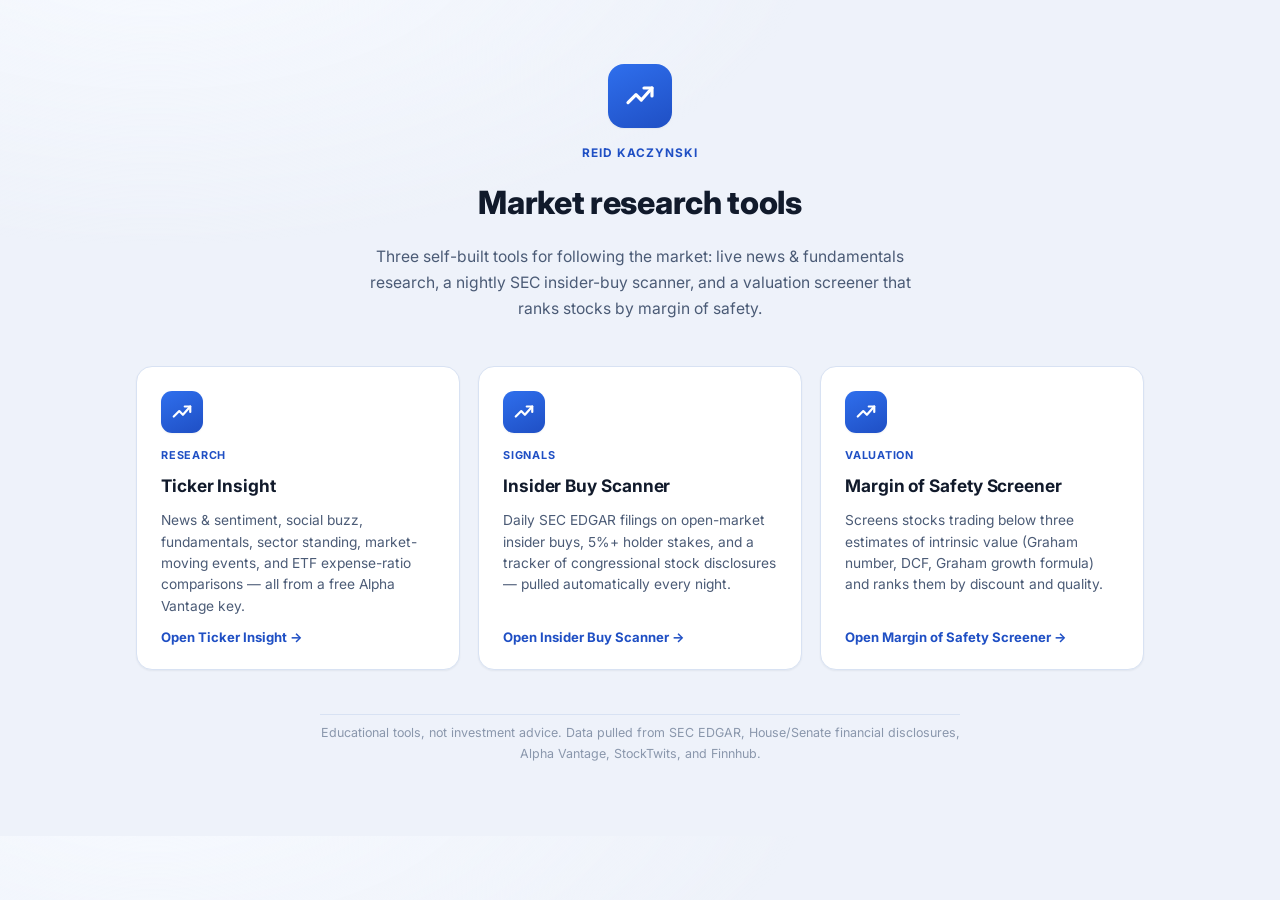
<file: index.html>
<!doctype html>
<html lang="en">
<head>
<meta charset="utf-8">
<meta name="viewport" content="width=device-width, initial-scale=1">
<title>Reid Kaczynski · Market Tools</title>
<meta name="description" content="Three self-built market research tools: news &amp; fundamentals research, SEC insider-buy scanning, and intrinsic-value screening.">
<link rel="preconnect" href="https://fonts.googleapis.com">
<link rel="preconnect" href="https://fonts.gstatic.com" crossorigin>
<link href="https://fonts.googleapis.com/css2?family=Inter:wght@400;500;600;700;800&family=JetBrains+Mono:wght@500;600;700&display=swap" rel="stylesheet">
<link rel="stylesheet" href="style.css">
</head>
<body>
<div class="wrap">

  <div class="hero">
    <span class="brand-mark" aria-hidden="true"><svg viewBox="0 0 24 24" fill="none" xmlns="http://www.w3.org/2000/svg"><path d="M3 17L9 11L13 15L21 6" stroke="white" stroke-width="2.4" stroke-linecap="round" stroke-linejoin="round"/><path d="M21 6H15M21 6V12" stroke="white" stroke-width="2.4" stroke-linecap="round" stroke-linejoin="round"/></svg></span>
    <span class="eyebrow-top">Reid Kaczynski</span>
    <h1>Market research tools</h1>
    <p class="hero-sub">Three self-built tools for following the market: live news &amp; fundamentals research, a nightly SEC insider-buy scanner, and a valuation screener that ranks stocks by margin of safety.</p>
  </div>

  <div class="grid">
    <a class="tool-card" href="ticker-insight-app/">
      <span class="tool-icon" aria-hidden="true"><svg viewBox="0 0 24 24" fill="none" xmlns="http://www.w3.org/2000/svg"><path d="M3 17L9 11L13 15L21 6" stroke="white" stroke-width="2.4" stroke-linecap="round" stroke-linejoin="round"/><path d="M21 6H15M21 6V12" stroke="white" stroke-width="2.4" stroke-linecap="round" stroke-linejoin="round"/></svg></span>
      <span class="eyebrow">Research</span>
      <h2>Ticker Insight</h2>
      <p>News &amp; sentiment, social buzz, fundamentals, sector standing, market-moving events, and ETF expense-ratio comparisons — all from a free Alpha Vantage key.</p>
      <span class="tool-arrow">Open Ticker Insight →</span>
    </a>

    <a class="tool-card" href="insider-buy-scanner-app/">
      <span class="tool-icon" aria-hidden="true"><svg viewBox="0 0 24 24" fill="none" xmlns="http://www.w3.org/2000/svg"><path d="M3 17L9 11L13 15L21 6" stroke="white" stroke-width="2.4" stroke-linecap="round" stroke-linejoin="round"/><path d="M21 6H15M21 6V12" stroke="white" stroke-width="2.4" stroke-linecap="round" stroke-linejoin="round"/></svg></span>
      <span class="eyebrow">Signals</span>
      <h2>Insider Buy Scanner</h2>
      <p>Daily SEC EDGAR filings on open-market insider buys, 5%+ holder stakes, and a tracker of congressional stock disclosures — pulled automatically every night.</p>
      <span class="tool-arrow">Open Insider Buy Scanner →</span>
    </a>

    <a class="tool-card" href="margin-of-safety-app/">
      <span class="tool-icon" aria-hidden="true"><svg viewBox="0 0 24 24" fill="none" xmlns="http://www.w3.org/2000/svg"><path d="M3 17L9 11L13 15L21 6" stroke="white" stroke-width="2.4" stroke-linecap="round" stroke-linejoin="round"/><path d="M21 6H15M21 6V12" stroke="white" stroke-width="2.4" stroke-linecap="round" stroke-linejoin="round"/></svg></span>
      <span class="eyebrow">Valuation</span>
      <h2>Margin of Safety Screener</h2>
      <p>Screens stocks trading below three estimates of intrinsic value (Graham number, DCF, Graham growth formula) and ranks them by discount and quality.</p>
      <span class="tool-arrow">Open Margin of Safety Screener →</span>
    </a>
  </div>

  <footer>Educational tools, not investment advice. Data pulled from SEC EDGAR, House/Senate financial disclosures, Alpha Vantage, StockTwits, and Finnhub.</footer>
</div>
</body>
</html>
</file>
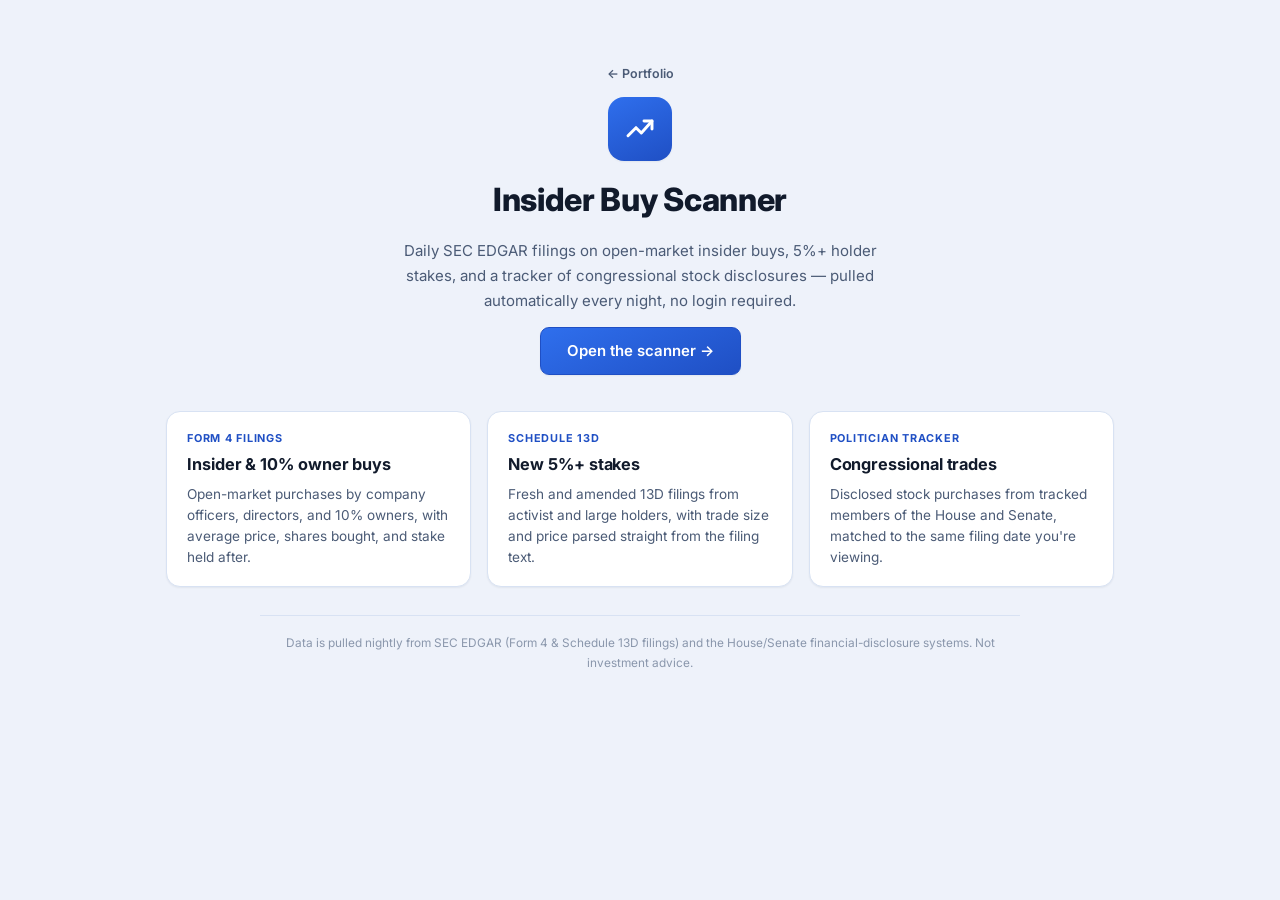
<file: insider-buy-scanner-app/index.html>
<!doctype html>
<html lang="en">
<head>
<meta charset="utf-8">
<meta name="viewport" content="width=device-width, initial-scale=1">
<title>Insider Buy Scanner</title>
<link rel="preconnect" href="https://fonts.googleapis.com">
<link rel="preconnect" href="https://fonts.gstatic.com" crossorigin>
<link href="https://fonts.googleapis.com/css2?family=Inter:wght@400;500;600;700;800&family=JetBrains+Mono:wght@500;600;700&display=swap" rel="stylesheet">
<link rel="stylesheet" href="style.css">
</head>
<body>
<div class="wrap cover-wrap">

  <div class="hero">
    <a href="../index.html" style="font-size:.78rem;font-weight:600;color:var(--muted);text-decoration:none;">← Portfolio</a>
    <span class="brand-mark large" aria-hidden="true"><svg viewBox="0 0 24 24" fill="none" xmlns="http://www.w3.org/2000/svg"><path d="M3 17L9 11L13 15L21 6" stroke="white" stroke-width="2.2" stroke-linecap="round" stroke-linejoin="round"/><path d="M21 6H15M21 6V12" stroke="white" stroke-width="2.2" stroke-linecap="round" stroke-linejoin="round"/></svg></span>
    <h1>Insider Buy Scanner</h1>
    <p class="hero-sub">Daily SEC EDGAR filings on open-market insider buys, 5%+ holder stakes, and a tracker of congressional stock disclosures — pulled automatically every night, no login required.</p>
    <a class="cta" href="scanner.html">Open the scanner →</a>
  </div>

  <div class="cover-grid">
    <div class="cover-card">
      <span class="eyebrow">Form 4 filings</span>
      <h2>Insider &amp; 10% owner buys</h2>
      <p>Open-market purchases by company officers, directors, and 10% owners, with average price, shares bought, and stake held after.</p>
    </div>
    <div class="cover-card">
      <span class="eyebrow">Schedule 13D</span>
      <h2>New 5%+ stakes</h2>
      <p>Fresh and amended 13D filings from activist and large holders, with trade size and price parsed straight from the filing text.</p>
    </div>
    <div class="cover-card">
      <span class="eyebrow">Politician tracker</span>
      <h2>Congressional trades</h2>
      <p>Disclosed stock purchases from tracked members of the House and Senate, matched to the same filing date you're viewing.</p>
    </div>
  </div>

  <footer>Data is pulled nightly from SEC EDGAR (Form 4 &amp; Schedule 13D filings) and the House/Senate financial-disclosure systems. Not investment advice.</footer>
</div>
</body>
</html>
</file>
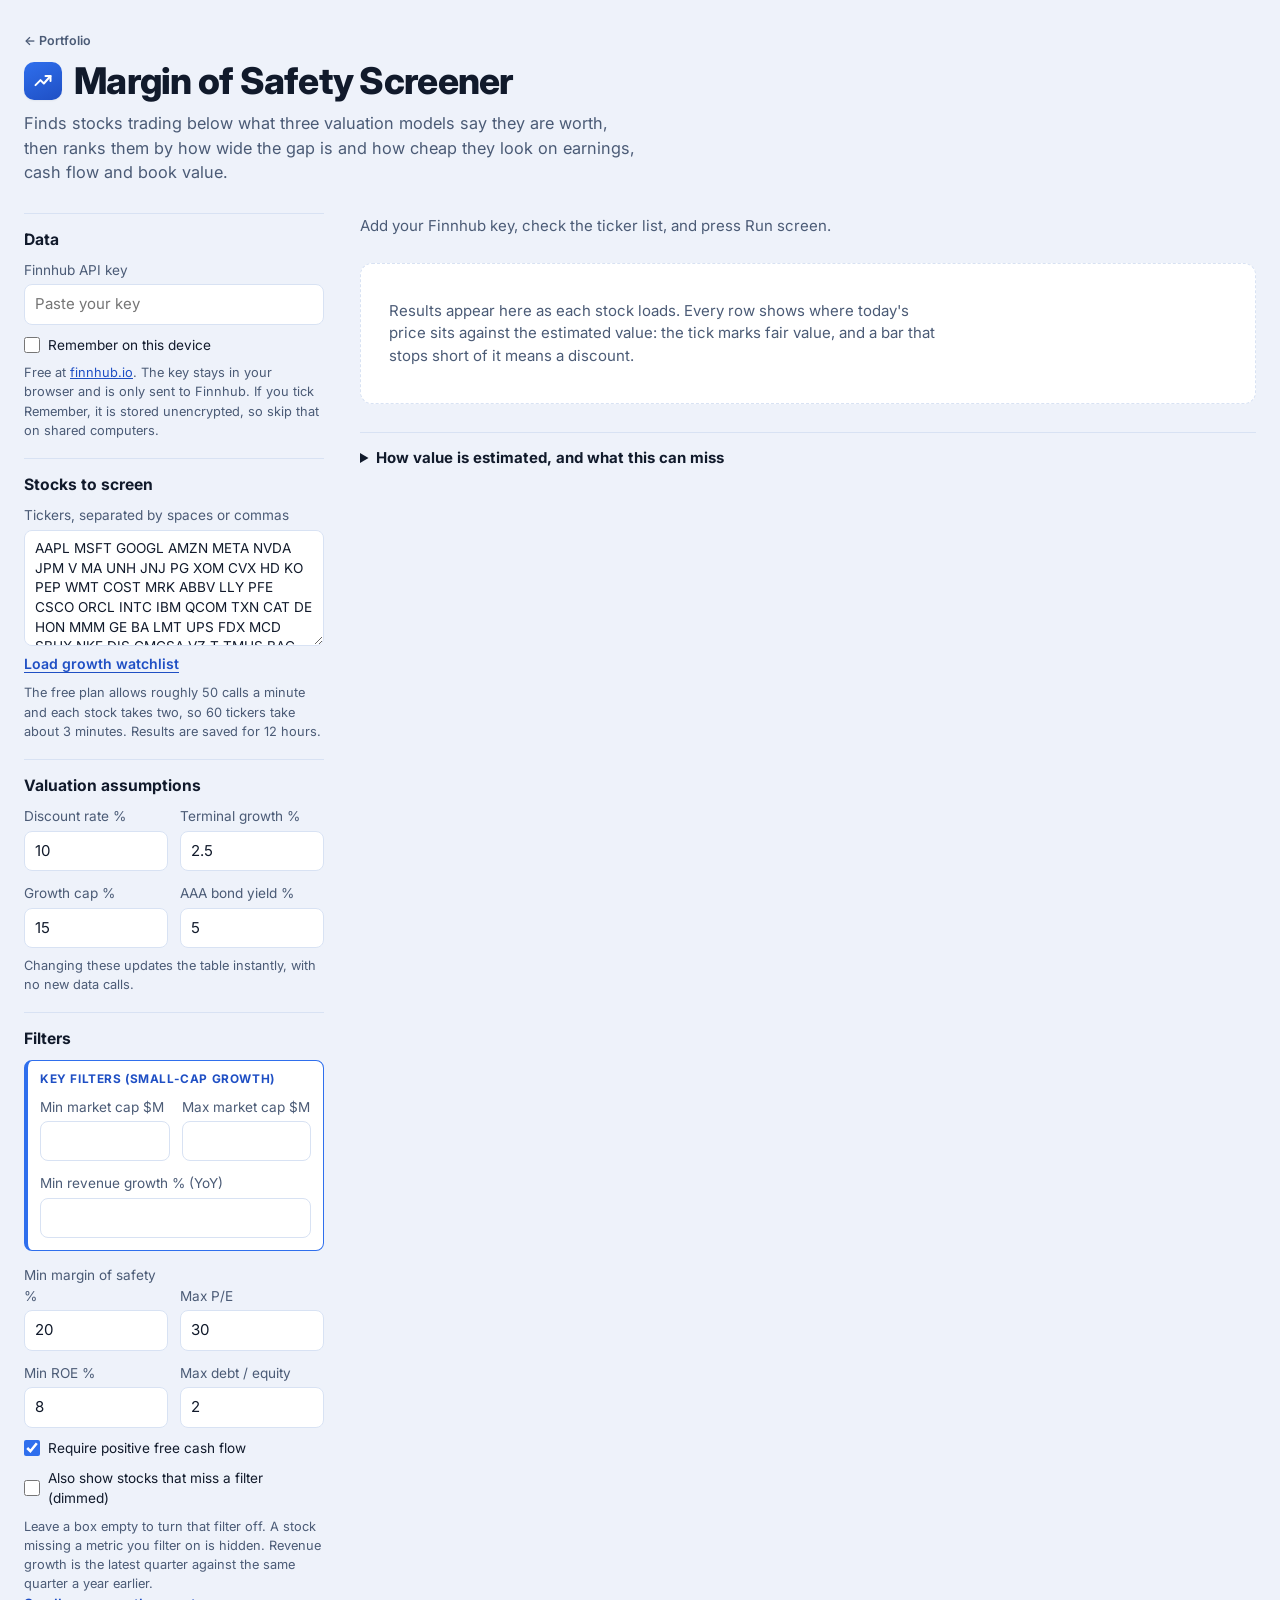
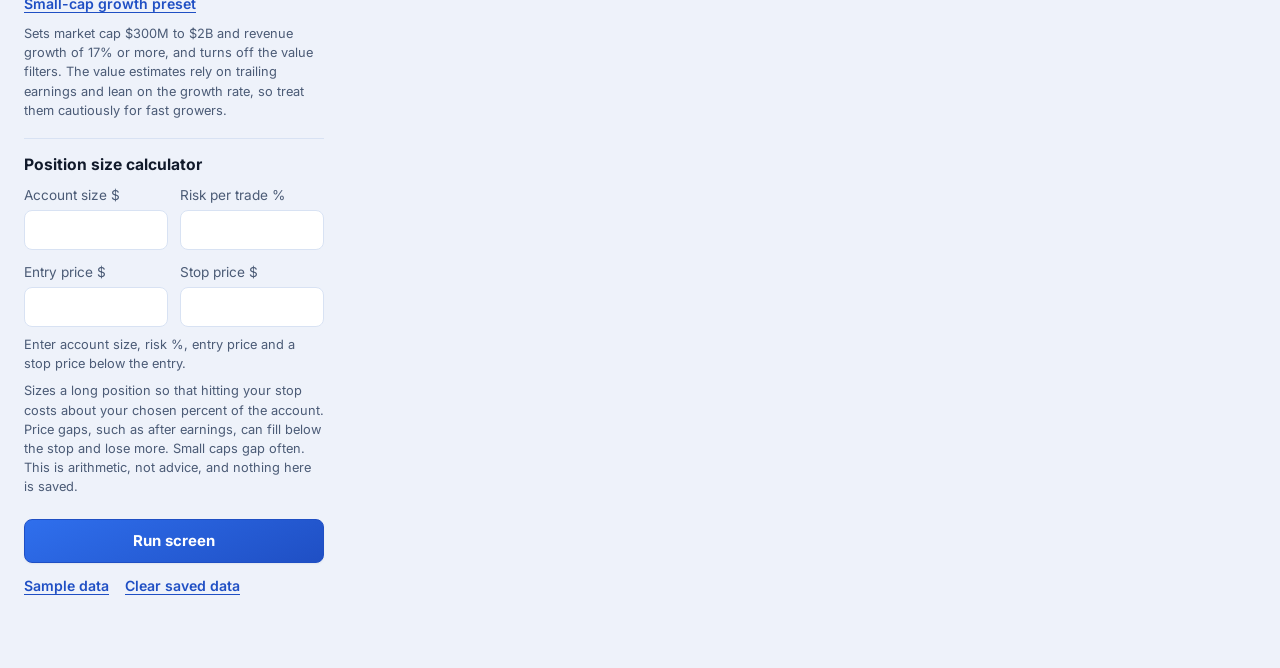
<file: margin-of-safety-app/index.html>
<!doctype html>
<html lang="en">
<head>
  <meta charset="utf-8">
  <meta name="viewport" content="width=device-width, initial-scale=1">
  <title>Margin of Safety Screener · Reid Kaczynski</title>
  <meta name="description" content="Screen stocks that trade below three estimates of intrinsic value.">
  <link rel="preconnect" href="https://fonts.googleapis.com">
  <link rel="preconnect" href="https://fonts.gstatic.com" crossorigin>
  <link href="https://fonts.googleapis.com/css2?family=Inter:wght@400;500;600;700;800&family=JetBrains+Mono:wght@500;600;700&display=swap" rel="stylesheet">
  <link rel="stylesheet" href="styles.css">
</head>
<body>
  <div class="page">
    <header class="masthead">
      <a class="backlink" href="../index.html">← Portfolio</a>
      <div class="brand">
        <span class="brand-mark" aria-hidden="true"><svg viewBox="0 0 24 24" fill="none" xmlns="http://www.w3.org/2000/svg"><path d="M3 17L9 11L13 15L21 6" stroke="white" stroke-width="2.4" stroke-linecap="round" stroke-linejoin="round"/><path d="M21 6H15M21 6V12" stroke="white" stroke-width="2.4" stroke-linecap="round" stroke-linejoin="round"/></svg></span>
        <h1>Margin of Safety Screener</h1>
      </div>
      <p>Finds stocks trading below what three valuation models say they are worth, then ranks them by how wide the gap is and how cheap they look on earnings, cash flow and book value.</p>
    </header>

    <div class="layout">
      <aside class="controls" aria-label="Screen settings">
        <section class="group">
          <h2>Data</h2>
          <label for="key">Finnhub API key</label>
          <input id="key" type="password" autocomplete="off" spellcheck="false" placeholder="Paste your key">
          <label class="check" title="Saves your key unencrypted in this browser's local storage. Other pages on the same site, or anyone using this device, could read it. Leave unchecked on shared computers."><input id="remember" type="checkbox"> Remember on this device</label>
          <p class="hint">Free at <a href="https://finnhub.io/register" target="_blank" rel="noopener">finnhub.io</a>. The key stays in your browser and is only sent to Finnhub. If you tick Remember, it is stored unencrypted, so skip that on shared computers.</p>
        </section>

        <section class="group">
          <h2>Stocks to screen</h2>
          <label for="tickers">Tickers, separated by spaces or commas</label>
          <textarea id="tickers" rows="5" spellcheck="false"></textarea>
          <button id="loadWatchlist" class="link" type="button">Load growth watchlist</button>
          <p class="hint">The free plan allows roughly 50 calls a minute and each stock takes two, so 60 tickers take about 3 minutes. Results are saved for 12 hours.</p>
        </section>

        <section class="group">
          <h2>Valuation assumptions</h2>
          <div class="pair">
            <div><label for="discount">Discount rate %</label><input id="discount" type="number" step="0.5" min="1" value="10"></div>
            <div><label for="termG">Terminal growth %</label><input id="termG" type="number" step="0.5" min="0" value="2.5"></div>
            <div><label for="gCap">Growth cap %</label><input id="gCap" type="number" step="1" min="0" value="15"></div>
            <div><label for="aaa">AAA bond yield %</label><input id="aaa" type="number" step="0.1" min="0.1" value="5"></div>
          </div>
          <p class="hint">Changing these updates the table instantly, with no new data calls.</p>
        </section>

        <section class="group">
          <h2>Filters</h2>
          <div class="keyfilters">
            <p class="keytag">Key filters (small-cap growth)</p>
            <div class="pair">
              <div><label for="fCapMin">Min market cap $M</label><input id="fCapMin" type="number" step="50" min="0"></div>
              <div><label for="fCapMax">Max market cap $M</label><input id="fCapMax" type="number" step="50" min="0"></div>
              <div class="wide"><label for="fRev">Min revenue growth % (YoY)</label><input id="fRev" type="number" step="1"></div>
            </div>
          </div>
          <div class="pair">
            <div><label for="fMos">Min margin of safety %</label><input id="fMos" type="number" step="5" value="20"></div>
            <div><label for="fPe">Max P/E</label><input id="fPe" type="number" step="1" value="30"></div>
            <div><label for="fRoe">Min ROE %</label><input id="fRoe" type="number" step="1" value="8"></div>
            <div><label for="fDe">Max debt / equity</label><input id="fDe" type="number" step="0.1" value="2"></div>
          </div>
          <label class="check"><input id="fFcf" type="checkbox" checked> Require positive free cash flow</label>
          <label class="check"><input id="showMisses" type="checkbox"> Also show stocks that miss a filter (dimmed)</label>
          <p class="hint">Leave a box empty to turn that filter off. A stock missing a metric you filter on is hidden. Revenue growth is the latest quarter against the same quarter a year earlier.</p>
          <button id="presetGrowth" class="link" type="button">Small-cap growth preset</button>
          <p class="hint">Sets market cap $300M to $2B and revenue growth of 17% or more, and turns off the value filters. The value estimates rely on trailing earnings and lean on the growth rate, so treat them cautiously for fast growers.</p>
        </section>

        <section class="group">
          <h2>Position size calculator</h2>
          <div class="pair">
            <div><label for="pAcct">Account size $</label><input id="pAcct" type="number" min="0" step="100"></div>
            <div><label for="pRisk">Risk per trade %</label><input id="pRisk" type="number" min="0" step="0.5"></div>
            <div><label for="pEntry">Entry price $</label><input id="pEntry" type="number" min="0" step="0.01"></div>
            <div><label for="pStop">Stop price $</label><input id="pStop" type="number" min="0" step="0.01"></div>
          </div>
          <p id="calcOut" class="hint" aria-live="polite"></p>
          <p class="hint">Sizes a long position so that hitting your stop costs about your chosen percent of the account. Price gaps, such as after earnings, can fill below the stop and lose more. Small caps gap often. This is arithmetic, not advice, and nothing here is saved.</p>
        </section>

        <div class="actions">
          <button id="run" class="primary" type="button">Run screen</button>
          <button id="stop" type="button" hidden>Stop</button>
        </div>
        <div class="actions secondary">
          <button id="demo" class="link" type="button">Sample data</button>
          <button id="clear" class="link" type="button">Clear saved data</button>
        </div>
      </aside>

      <main class="results" aria-live="polite">
        <div id="banner" class="banner" hidden>Sample data: these companies and numbers are invented so you can preview the layout. Run a real screen to replace them.</div>

        <div class="statusbar">
          <p id="status" class="status">Add your Finnhub key, check the ticker list, and press Run screen.</p>
          <progress id="progress" max="1" value="0" hidden></progress>
        </div>

        <div class="tablebar">
          <p id="count" class="count"></p>
          <button id="export" class="link" type="button" hidden>Export CSV</button>
        </div>

        <div id="tablewrap" class="table-wrap" hidden></div>
        <p id="footnote" class="footnote" hidden><strong>Footnote.</strong> Under each ticker, the green or red line says how far the stock beats or misses your active filters. Percentages such as revenue growth, ROE and margin of safety are compared in percentage points (pts). P/E, debt/equity and market cap are compared as a percent of the limit. Green cells meet the market cap or revenue growth filter, red cells miss it, and dimmed rows miss at least one filter. Open a row for the full filter check.</p>
        <div id="empty" class="empty">
          <p>Results appear here as each stock loads. Every row shows where today's price sits against the estimated value: the tick marks fair value, and a bar that stops short of it means a discount.</p>
        </div>
        <p id="failures" class="failures" hidden></p>

        <details class="method">
          <summary>How value is estimated, and what this can miss</summary>
          <div class="method-body">
            <p><strong>Graham number.</strong> The square root of 22.5 × earnings per share × book value per share. It is the price at which a stock trades at 15× earnings and 1.5× book, Benjamin Graham's ceiling for a defensive investor.</p>
            <p><strong>Discounted cash flow.</strong> Free cash flow per share is grown for ten years, with the growth rate fading from the company's recent 5-year average toward the terminal rate, then discounted at your discount rate. The terminal value uses the standard growing perpetuity.</p>
            <p><strong>Graham growth formula.</strong> Earnings per share × (8.5 + 2 × growth) × 4.4 ÷ the AAA bond yield.</p>
            <p><strong>Estimated value</strong> is the median of the models that can run. <strong>Margin of safety</strong> is (value − price) ÷ value. <strong>Score</strong> is a 0–100 rank against the other stocks loaded: 40% margin of safety, 20% free cash flow yield, 20% earnings yield, 10% book value yield, 10% return on equity.</p>
            <p><strong>Limits.</strong> All three models lean on trailing numbers, so they flatter cyclical companies at a peak and punish growth companies that reinvest heavily. Banks and insurers need different models, since free cash flow is not meaningful for them. A low price is often a real problem, so read the flags on each row and check the filings before acting. This is a screening tool, not investment advice.</p>
          </div>
        </details>
      </main>
    </div>
  </div>

  <script src="valuation.js"></script>
  <script src="app.js"></script>
</body>
</html>
</file>
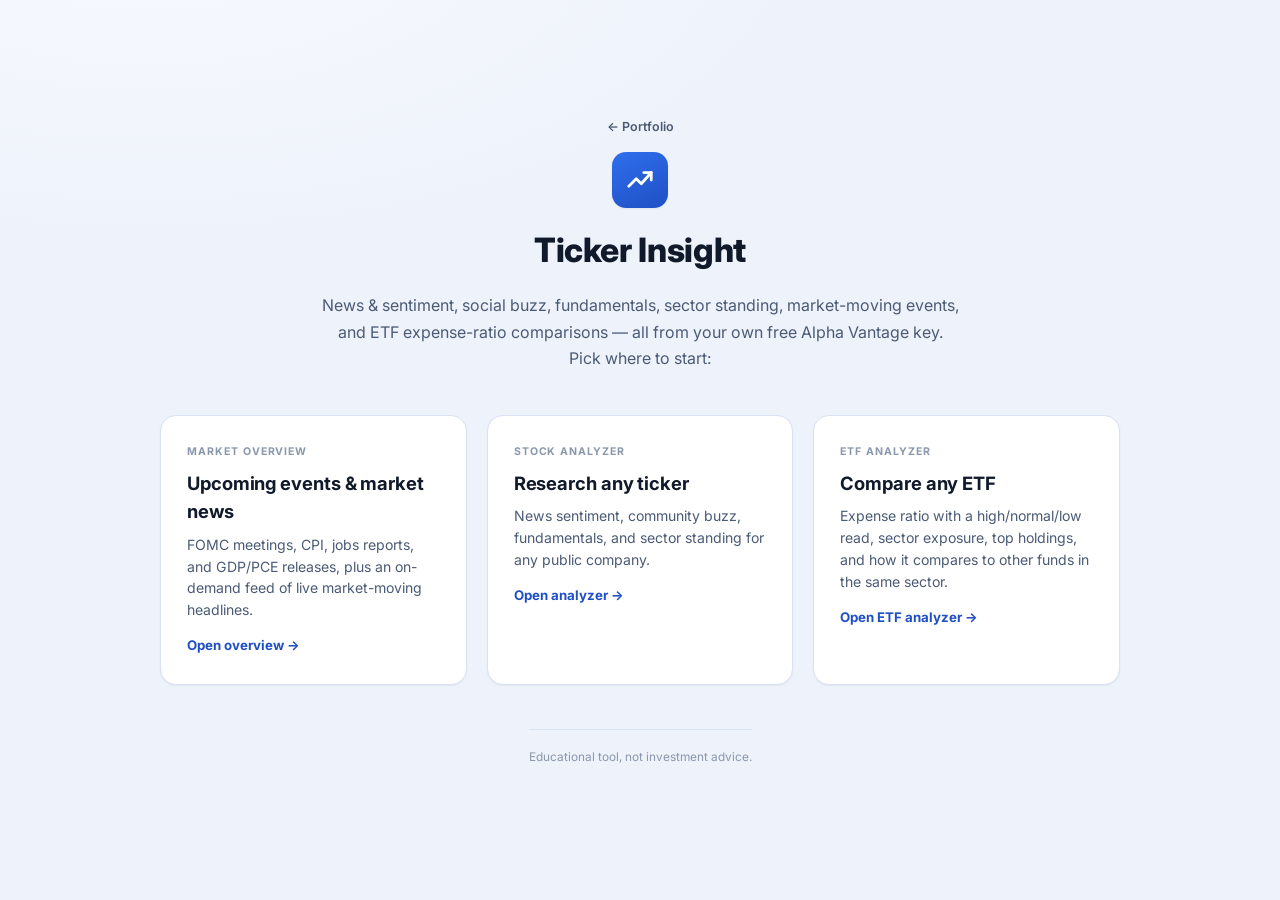
<file: ticker-insight-app/index.html>
<!doctype html>
<html lang="en">
<head>
<meta charset="utf-8">
<meta name="viewport" content="width=device-width,initial-scale=1">
<title>Ticker Insight</title>
<link rel="preconnect" href="https://fonts.googleapis.com">
<link rel="preconnect" href="https://fonts.gstatic.com" crossorigin>
<link href="https://fonts.googleapis.com/css2?family=Inter:wght@400;500;600;700;800&family=JetBrains+Mono:wght@500;600;700&display=swap" rel="stylesheet">
<link rel="stylesheet" href="style.css">
</head>
<body>
<div class="wrap cover-wrap">

  <div class="hero">
    <a href="../index.html" style="font-size:.78rem;font-weight:600;color:var(--ink-soft);text-decoration:none;">← Portfolio</a>
    <span class="brand-mark large" aria-hidden="true"><svg viewBox="0 0 24 24" fill="none" xmlns="http://www.w3.org/2000/svg"><path d="M3 17L9 11L13 15L21 6" stroke="white" stroke-width="2.2" stroke-linecap="round" stroke-linejoin="round"/><path d="M21 6H15M21 6V12" stroke="white" stroke-width="2.2" stroke-linecap="round" stroke-linejoin="round"/></svg></span>
    <h1>Ticker Insight</h1>
    <p class="hero-sub">News &amp; sentiment, social buzz, fundamentals, sector standing, market-moving events, and ETF expense-ratio comparisons — all from your own free Alpha Vantage key. Pick where to start:</p>
  </div>

  <div class="cover-grid">
    <a class="cover-card" href="overview.html">
      <span class="eyebrow">Market overview</span>
      <h2>Upcoming events &amp; market news</h2>
      <p>FOMC meetings, CPI, jobs reports, and GDP/PCE releases, plus an on-demand feed of live market-moving headlines.</p>
      <span class="cover-arrow">Open overview →</span>
    </a>
    <a class="cover-card" href="analyzer.html">
      <span class="eyebrow">Stock analyzer</span>
      <h2>Research any ticker</h2>
      <p>News sentiment, community buzz, fundamentals, and sector standing for any public company.</p>
      <span class="cover-arrow">Open analyzer →</span>
    </a>
    <a class="cover-card" href="etf.html">
      <span class="eyebrow">ETF analyzer</span>
      <h2>Compare any ETF</h2>
      <p>Expense ratio with a high/normal/low read, sector exposure, top holdings, and how it compares to other funds in the same sector.</p>
      <span class="cover-arrow">Open ETF analyzer →</span>
    </a>
  </div>

  <footer>Educational tool, not investment advice.</footer>
</div>
</body>
</html>
</file>
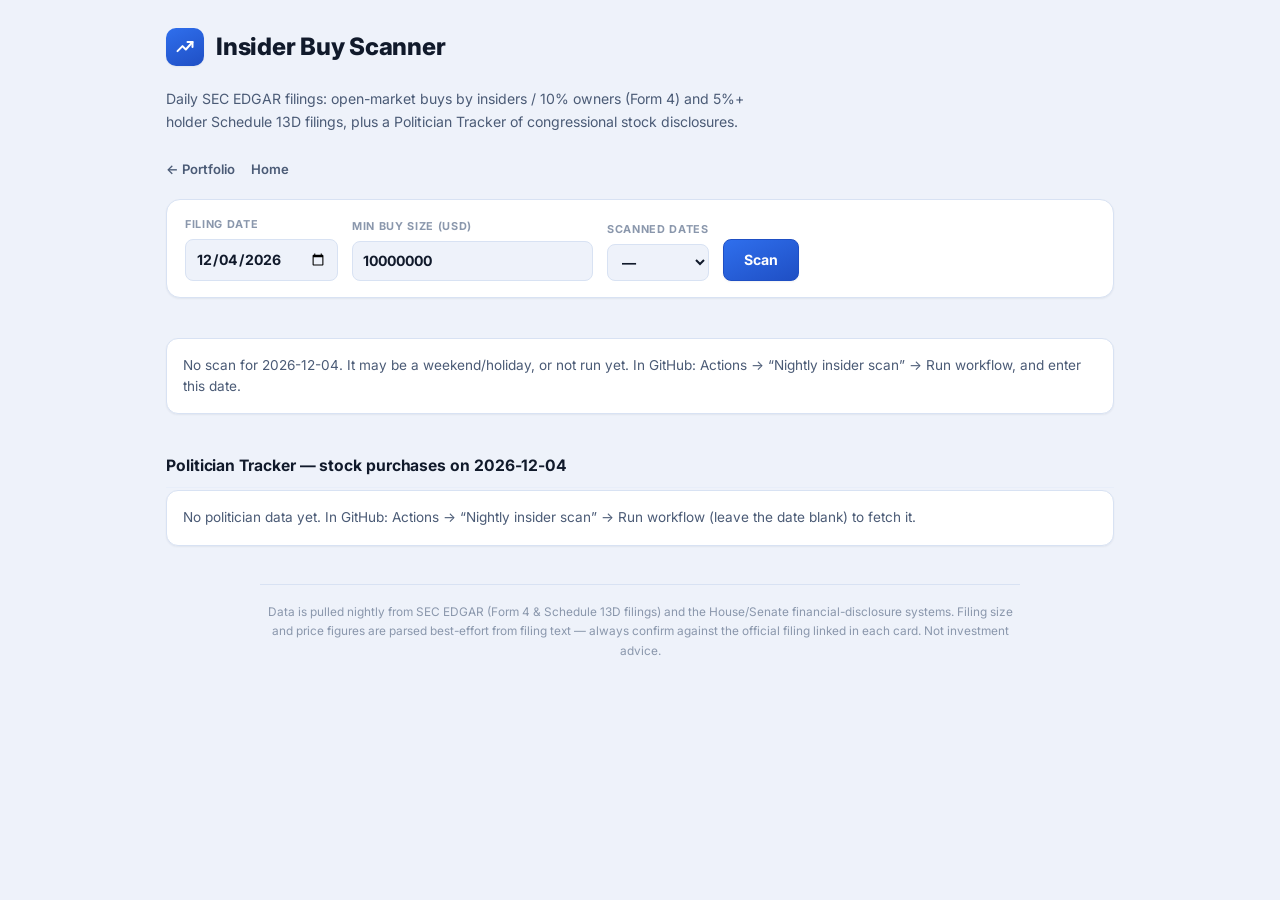
<file: insider-buy-scanner-app/scanner.html>
<!doctype html>
<html lang="en">
<head>
<meta charset="utf-8">
<meta name="viewport" content="width=device-width, initial-scale=1">
<title>Scanner · Insider Buy Scanner</title>
<link rel="preconnect" href="https://fonts.googleapis.com">
<link rel="preconnect" href="https://fonts.gstatic.com" crossorigin>
<link href="https://fonts.googleapis.com/css2?family=Inter:wght@400;500;600;700;800&family=JetBrains+Mono:wght@500;600;700&display=swap" rel="stylesheet">
<link rel="stylesheet" href="style.css">
</head>
<body>
<main>

<div class="brand">
  <span class="brand-mark" aria-hidden="true"><svg viewBox="0 0 24 24" fill="none" xmlns="http://www.w3.org/2000/svg"><path d="M3 17L9 11L13 15L21 6" stroke="white" stroke-width="2.4" stroke-linecap="round" stroke-linejoin="round"/><path d="M21 6H15M21 6V12" stroke="white" stroke-width="2.4" stroke-linecap="round" stroke-linejoin="round"/></svg></span>
  <h1>Insider Buy Scanner</h1>
</div>
<p class="sub">Daily SEC EDGAR filings: open-market buys by insiders / 10% owners (Form 4) and 5%+ holder Schedule 13D filings, plus a Politician Tracker of congressional stock disclosures.</p>
<nav class="pagenav"><a href="../index.html">← Portfolio</a><a href="index.html">Home</a></nav>

<div class="controls">
  <label>Filing date <input type="date" id="date"></label>
  <label>Min buy size (USD) <input type="number" id="min" value="10000000" step="1000000" min="0"></label>
  <label>Scanned dates <select id="recent"></select></label>
  <button id="go">Scan</button>
</div>
<div id="meta" class="muted"></div>
<div id="out"></div>
<div id="pol"></div>

<footer>Data is pulled nightly from SEC EDGAR (Form 4 &amp; Schedule 13D filings) and the House/Senate financial-disclosure systems. Filing size and price figures are parsed best-effort from filing text — always confirm against the official filing linked in each card. Not investment advice.</footer>
</main>
<script>
const $ = (id) => document.getElementById(id);
const ESC = {"&": "&amp;", "<": "&lt;", ">": "&gt;", '"': "&quot;", "'": "&#39;"};
const esc = (s) => String(s == null ? "" : s).replace(/[&<>"']/g, (c) => ESC[c]);
const usd = (n) => n == null ? "—" : n >= 1e9 ? "$" + (n / 1e9).toFixed(2) + "B" : n >= 1e6 ? "$" + (n / 1e6).toFixed(2) + "M" : "$" + Math.round(n).toLocaleString();
const px = (n) => n == null ? "—" : "$" + Number(n).toLocaleString(undefined, {minimumFractionDigits: 2, maximumFractionDigits: 4});
const safeUrl = (u) => String(u).indexOf("https://www.sec.gov/") === 0 ? u : "#";
const DATA_BASE = "https://raw.githubusercontent.com/Reidkazzz/insider-buy-scanner/main/data/";
let data = null;

let pol = null, polMeta = null;
const safePol = (u) => /^https:\/\/(disclosures-clerk\.house\.gov|efdsearch\.senate\.gov)\//.test(String(u)) ? u : "#";

function cardPol(x) {
  return '<div class="card"><div class="row"><div><span class="tick">' + esc(x.member) + '</span> <span class="tag">' + esc(x.chamber) + '</span>' +
    '<div class="muted">' + (x.ticker ? '<b>' + esc(x.ticker) + '</b> · ' : "") + esc(x.asset) + '</div></div>' +
    '<div class="big">' + esc(x.amount) + '</div></div>' +
    '<div class="stats"><div><span class="muted">Asset type</span><b>' + esc(x.assetType) + '</b></div>' +
    '<div><span class="muted">Held by</span><b>' + esc(x.owner) + '</b></div>' +
    '<div><span class="muted">Trade date</span><b>' + esc(x.txDate) + '</b></div>' +
    '<div><span class="muted">Disclosed</span><b>' + esc(x.filed) + '</b></div></div>' +
    (x.description ? "<blockquote>" + esc(x.description) + "</blockquote>" : "") +
    '<div style="margin-top:6px"><span class="tag hot">' + esc(x.type) + '</span><a href="' + safePol(x.url) + '" target="_blank" rel="noopener">Official filing →</a></div></div>';
}

async function renderPol(date) {
  if (!pol) {
    try {
      pol = await (await fetch(DATA_BASE + "politicians/transactions.json", {cache: "no-cache"})).json();
      polMeta = await (await fetch(DATA_BASE + "politicians/meta.json", {cache: "no-cache"})).json();
    } catch (e) { pol = null; }
  }
  let h = "<h2>Politician Tracker — stock purchases on " + esc(date) + "</h2>";
  if (!pol) { $("pol").innerHTML = h + '<div class="card empty">No politician data yet. In GitHub: Actions → “Nightly insider scan” → Run workflow (leave the date blank) to fetch it.</div>'; return; }
  const day = pol.filter((x) => x.txDate === date);
  const buys = day.filter((x) => x.type === "Purchase");
  const sold = day.length - buys.length;
  const names = polMeta && polMeta.members ? polMeta.members.join(", ") : "";
  h += '<p class="muted">Tracking ' + esc(names) + '. Members have up to 45 days to disclose, so recent dates are often incomplete. Data includes filings through ' + esc((polMeta && polMeta.latestFiled) || "—") + '. Amounts are reported as ranges.</p>';
  h += buys.length ? buys.map(cardPol).join("") : '<div class="card empty">None of the tracked members has a disclosed purchase dated ' + esc(date) + '.</div>';
  if (sold) h += '<p class="muted">Also disclosed that day (not shown): ' + sold + " sale/exchange transaction" + (sold > 1 ? "s" : "") + ".</p>";
  $("pol").innerHTML = h;
}

async function load(date) {
  renderPol(date);
  $("out").innerHTML = ""; $("meta").textContent = "Loading…";
  try {
    const r = await fetch(DATA_BASE + date + ".json", {cache: "no-cache"});
    if (!r.ok) throw new Error("missing");
    data = await r.json(); render();
  } catch (e) {
    data = null; $("meta").textContent = "";
    $("out").innerHTML = '<div class="card empty">No scan for ' + esc(date) + '. It may be a weekend/holiday, or not run yet. In GitHub: Actions → “Nightly insider scan” → Run workflow, and enter this date.</div>';
  }
}

function card13(x) {
  const amend = x.form.slice(-2) === "/A";
  return '<div class="card"><div class="row"><div><span class="tick">' + esc(x.subject || "Unknown issuer") + '</span><div class="muted">' + esc(x.filer) + '</div></div>' +
    '<div class="big">' + (x.recentTradeValue ? usd(x.recentTradeValue) : "size: see filing") + '</div></div>' +
    '<div class="stats"><div><span class="muted">Stake</span><b>' + (x.percentOfClass != null ? x.percentOfClass + "%" : "—") + (x.sharesOwned ? " · " + x.sharesOwned.toLocaleString() + " sh" : "") + '</b></div>' +
    '<div><span class="muted">Avg price (recent trades)</span><b>' + px(x.avgPrice) + '</b></div></div>' +
    x.snippets.slice(0, 3).map((s) => "<blockquote>" + esc(s) + "</blockquote>").join("") +
    '<div style="margin-top:6px"><span class="tag ' + (amend ? "" : "hot") + '">' + (amend ? "Amendment" : "NEW 13D") + '</span><a href="' + safeUrl(x.url) + '" target="_blank" rel="noopener">SEC filing →</a></div></div>';
}

function render() {
  const min = Number($("min").value) || 0;
  const f4 = data.form4.filter((x) => x.value >= min);
  const d13 = data.sc13d;
  $("meta").textContent = "Scanned " + data.date + " · generated " + new Date(data.generated).toLocaleString();
  let h = "<h2>Insider &amp; 10% owner open-market buys (Form 4) — " + f4.length + " at ≥ " + usd(min) + "</h2>";
  if (!f4.length) h += '<div class="card empty">No Form 4 purchases at or above this size.</div>';
  for (const x of f4) {
    const who = x.owners.map((o) => esc(o.name) + (o.roles.length ? ' <span class="muted">(' + esc(o.roles.join(", ")) + ")</span>" : "")).join("; ");
    const own10 = x.owners.some((o) => o.roles.includes("10% Owner"));
    const before = x.sharesAfter ? x.sharesAfter - x.shares : 0;
    const pct = before > 0 ? Math.round((x.shares / before) * 100) : null;
    h += '<div class="card"><div class="row"><div><span class="tick">' + esc(x.issuer.ticker || "?") + "</span> · " + esc(x.issuer.name) + '<div class="muted">' + who + '</div></div><div class="big">' + usd(x.value) + "</div></div>" +
      '<div class="stats"><div><span class="muted">Avg price paid</span><b>' + px(x.avgPrice) + '</b></div><div><span class="muted">Shares bought</span><b>' + x.shares.toLocaleString() + "</b></div>" +
      '<div><span class="muted">Trade date(s)</span><b>' + esc(x.tradeDates.join(", ")) + "</b></div>" +
      (x.sharesAfter ? '<div><span class="muted">Held after</span><b>' + x.sharesAfter.toLocaleString() + (pct != null ? " (+" + pct + "%)" : "") + "</b></div>" : "") + "</div>" +
      '<div style="margin-top:6px">' + (own10 ? '<span class="tag hot">10% owner</span>' : "") + (x.plan10b5_1 ? '<span class="tag warn">mentions 10b5-1</span>' : "") +
      '<span class="tag">Form ' + esc(x.form) + '</span><a href="' + safeUrl(x.url) + '" target="_blank" rel="noopener">SEC filing →</a></div></div>';
  }
  const withTrades = d13.filter((x) => x.recentTradeValue >= min);
  h += "<h2>Schedule 13D filings (5%+ holders) — " + withTrades.length + " with trades ≥ " + usd(min) + ' (of ' + d13.length + ' filed)</h2><p class="muted">13D amounts are free text, so price and size are parsed best-effort from recent trade tables (last 30 days). Rows may include sales. Always open the filing to confirm. Filings with no parsed trade size, or below this threshold, are hidden.</p>';
  h += withTrades.length ? withTrades.map(card13).join("") : '<div class="card empty">No 13D filings with a known trade size at or above this threshold.</div>';
  $("out").innerHTML = h;
}

(async () => {
  let dates = [];
  try { dates = await (await fetch(DATA_BASE + "index.json", {cache: "no-cache"})).json(); } catch (e) {}
  $("recent").innerHTML = '<option value="">—</option>' + dates.map((d) => "<option>" + d + "</option>").join("");
  const start = dates[0] || new Date(Date.now() - 86400000).toISOString().slice(0, 10);
  $("date").value = start; load(start);
  $("go").onclick = () => { if ($("date").value) load($("date").value); };
  $("recent").onchange = (e) => { if (e.target.value) { $("date").value = e.target.value; load(e.target.value); } };
  $("min").oninput = () => { if (data) render(); };
})();
</script>
</body>
</html>
</file>
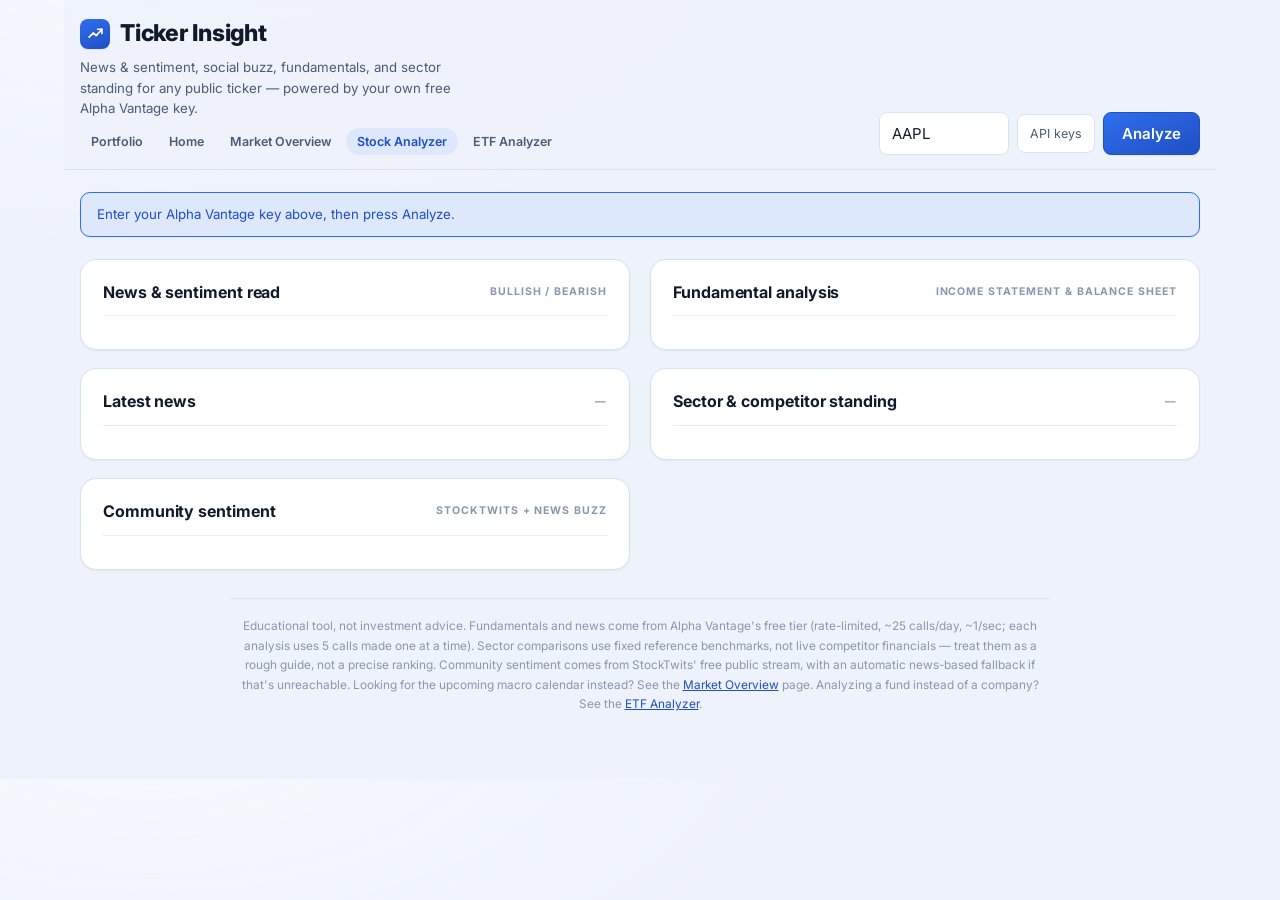
<file: ticker-insight-app/analyzer.html>
<!doctype html>
<html lang="en">
<head>
<meta charset="utf-8">
<meta name="viewport" content="width=device-width,initial-scale=1">
<title>Stock Analyzer · Ticker Insight</title>
<link rel="preconnect" href="https://fonts.googleapis.com">
<link rel="preconnect" href="https://fonts.gstatic.com" crossorigin>
<link href="https://fonts.googleapis.com/css2?family=Inter:wght@400;500;600;700;800&family=JetBrains+Mono:wght@500;600;700&display=swap" rel="stylesheet">
<link rel="stylesheet" href="style.css">
</head>
<body>
<div class="wrap">

  <div class="topbar">
    <div class="brandline">
      <h1><span class="brand-mark" aria-hidden="true"><svg viewBox="0 0 24 24" fill="none" xmlns="http://www.w3.org/2000/svg"><path d="M3 17L9 11L13 15L21 6" stroke="white" stroke-width="2.4" stroke-linecap="round" stroke-linejoin="round"/><path d="M21 6H15M21 6V12" stroke="white" stroke-width="2.4" stroke-linecap="round" stroke-linejoin="round"/></svg></span>Ticker Insight</h1>
      <p>News &amp; sentiment, social buzz, fundamentals, and sector standing for any public ticker — powered by your own free Alpha Vantage key.</p>
      <nav class="pagenav">
        <a href="../index.html">Portfolio</a>
        <a href="index.html">Home</a>
        <a href="overview.html">Market Overview</a>
        <a href="analyzer.html" class="active">Stock Analyzer</a>
        <a href="etf.html">ETF Analyzer</a>
      </nav>
    </div>
    <form id="searchForm" autocomplete="off">
      <input type="text" id="tickerInput" placeholder="AAPL" maxlength="8" value="AAPL">
      <details class="keys" id="keybox">
        <summary id="keySummary">API keys</summary>
        <div class="keypanel">
          <p>Free key at <a href="https://www.alphavantage.co/support/#api-key" target="_blank" rel="noopener">alphavantage.co</a> (required, ~25 req/day, this page uses 5 per analysis).</p>
          <label for="avKey">Alpha Vantage key</label>
          <input type="password" id="avKey" placeholder="required">
          <p>Social sentiment comes from StockTwits' free public symbol stream — no key needed. If it's unreachable, the page automatically falls back to a news-based buzz proxy instead.</p>
          <button type="button" class="ghost" id="saveKeys">Save</button>
        </div>
      </details>
      <button type="submit" id="goBtn">Analyze</button>
    </form>
  </div>

  <div id="banner" class="banner example">Enter your Alpha Vantage key above, then press Analyze.</div>

  <div class="overview" id="overview" style="display:none;"></div>

  <div class="grid">
    <div class="col" style="display:flex;flex-direction:column;gap:18px;">

      <div class="card">
        <div class="card-head"><h2>News &amp; sentiment read</h2><span class="eyebrow">Bullish / bearish</span></div>
        <div id="sentimentVerdict"></div>
      </div>

      <div class="card">
        <div class="card-head"><h2>Latest news</h2><span class="eyebrow" id="newsCount">—</span></div>
        <div id="newsList"></div>
      </div>

      <div class="card">
        <div class="card-head"><h2>Community sentiment</h2><span class="eyebrow">StockTwits + news buzz</span></div>
        <div id="xSection"></div>
      </div>

    </div>

    <div class="col" style="display:flex;flex-direction:column;gap:18px;">

      <div class="card">
        <div class="card-head"><h2>Fundamental analysis</h2><span class="eyebrow">Income statement &amp; balance sheet</span></div>
        <table class="metrics" id="fundTable"></table>
      </div>

      <div class="card">
        <div class="card-head"><h2>Sector &amp; competitor standing</h2><span class="eyebrow" id="sectorName">—</span></div>
        <div id="rankSection"></div>
      </div>

    </div>
  </div>

  <footer>
    Educational tool, not investment advice. Fundamentals and news come from Alpha Vantage's free tier (rate-limited, ~25 calls/day, ~1/sec; each analysis uses 5 calls made one at a time). Sector comparisons use fixed reference benchmarks, not live competitor financials — treat them as a rough guide, not a precise ranking. Community sentiment comes from StockTwits' free public stream, with an automatic news-based fallback if that's unreachable. Looking for the upcoming macro calendar instead? See the <a href="overview.html">Market Overview</a> page. Analyzing a fund instead of a company? See the <a href="etf.html">ETF Analyzer</a>.
  </footer>
</div>

<script src="shared.js"></script>
<script>
(function(){
"use strict";

const els = {
  tickerInput: document.getElementById('tickerInput'),
  avKey: document.getElementById('avKey'),
  saveKeys: document.getElementById('saveKeys'),
  keybox: document.getElementById('keybox'),
  keySummary: document.getElementById('keySummary'),
  form: document.getElementById('searchForm'),
  goBtn: document.getElementById('goBtn'),
  banner: document.getElementById('banner'),
  overview: document.getElementById('overview'),
  sentimentVerdict: document.getElementById('sentimentVerdict'),
  newsList: document.getElementById('newsList'),
  newsCount: document.getElementById('newsCount'),
  xSection: document.getElementById('xSection'),
  fundTable: document.getElementById('fundTable'),
  sectorName: document.getElementById('sectorName'),
  rankSection: document.getElementById('rankSection'),
};

(function initKeys(){
  const av = loadK('ti_av_key');
  if(av) els.avKey.value = av;
  els.keySummary.textContent = av ? 'API keys saved ✓' : 'API keys';
})();
els.saveKeys.addEventListener('click', function(){
  saveK('ti_av_key', els.avKey.value.trim());
  els.keySummary.textContent = els.avKey.value.trim() ? 'API keys saved ✓' : 'API keys';
  els.keybox.removeAttribute('open');
});

function setBanner(kind,msg){ els.banner.className = 'banner'+(kind?' '+kind:''); els.banner.textContent = msg; }

/* ---------------- sector reference benchmarks (static, approximate) ---------------- */
const SECTOR_REF = [
  {match:['TECHNOLOGY'], pe:28, margin:0.18, growth:0.10, peers:['AAPL','MSFT','GOOGL','NVDA','META']},
  {match:['HEALTH'], pe:22, margin:0.12, growth:0.08, peers:['JNJ','UNH','PFE','ABBV','LLY']},
  {match:['FINANC'], pe:14, margin:0.22, growth:0.06, peers:['JPM','BAC','WFC','GS','MS']},
  {match:['CONSUMER CYCLICAL','CONSUMER DISCRETIONARY'], pe:20, margin:0.08, growth:0.09, peers:['AMZN','TSLA','HD','MCD','NKE']},
  {match:['CONSUMER DEFENSIVE','CONSUMER STAPLES'], pe:19, margin:0.09, growth:0.04, peers:['PG','KO','PEP','WMT','COST']},
  {match:['ENERGY'], pe:11, margin:0.10, growth:0.05, peers:['XOM','CVX','COP','SLB','EOG']},
  {match:['INDUSTRIAL'], pe:19, margin:0.09, growth:0.06, peers:['CAT','HON','UPS','GE','BA']},
  {match:['UTILIT'], pe:17, margin:0.11, growth:0.03, peers:['NEE','DUK','SO','AEP','EXC']},
  {match:['REAL ESTATE'], pe:35, margin:0.25, growth:0.04, peers:['PLD','AMT','EQIX','SPG','O']},
  {match:['MATERIAL'], pe:16, margin:0.10, growth:0.04, peers:['LIN','SHW','FCX','NEM','DOW']},
  {match:['COMMUNICATION'], pe:19, margin:0.14, growth:0.06, peers:['GOOGL','META','NFLX','DIS','TMUS']},
];
const SECTOR_DEFAULT = {pe:20, margin:0.12, growth:0.07, peers:[]};
function sectorRef(sectorStr){
  const s = (sectorStr||'').toUpperCase();
  for(const row of SECTOR_REF){ if(row.match.some(m=>s.includes(m))) return row; }
  return SECTOR_DEFAULT;
}

function renderOverview(d){
  els.overview.style.display = 'flex';
  const cls = d.change>=0 ? 'up' : 'down';
  const arrow = d.change>=0 ? '▲' : '▼';
  els.overview.innerHTML =
    '<div class="ov-id"><div class="tick">'+d.ticker+' · '+(d.exchange||'—')+'</div><h2>'+d.name+'</h2><div class="sub">'+(d.sector||'')+(d.industry?' · '+d.industry:'')+'</div></div>'+
    '<div class="ov-price"><span class="px">$'+d.price.toFixed(2)+'</span><span class="chg '+cls+'">'+arrow+' '+Math.abs(d.change).toFixed(2)+' ('+Math.abs(d.changePct).toFixed(2)+'%)</span></div>';
}

function renderSentiment(newsFeed, ticker){
  if(!newsFeed.length){
    els.sentimentVerdict.innerHTML = '<div class="verdict-note">No recent news found to gauge sentiment from.</div>';
    return;
  }
  let scoreSum = 0, n = 0;
  newsFeed.forEach(item=>{
    const tk = (item.ticker_sentiment||[]).find(t=>t.ticker===ticker);
    const s = tk ? num(tk.ticker_sentiment_score) : num(item.overall_sentiment_score);
    if(s!==null){ scoreSum += s; n++; }
  });
  const avgScore = n ? scoreSum/n : 0;
  let label, cls;
  if(avgScore >= 0.15){ label = 'Bullish'; cls = 'bullish'; }
  else if(avgScore <= -0.15){ label = 'Bearish'; cls = 'bearish'; }
  else { label = 'Neutral / mixed'; cls = 'neutral'; }
  els.sentimentVerdict.innerHTML =
    '<div class="verdict-row"><span class="verdict-pill '+cls+'">'+label+'</span><span class="verdict-note">Average sentiment score '+avgScore.toFixed(2)+' across '+n+' recent articles (Alpha Vantage NEWS_SENTIMENT).</span></div>';
}

function renderNews(newsFeed){
  els.newsCount.textContent = newsFeed.length + ' articles';
  if(!newsFeed.length){ els.newsList.innerHTML = '<p class="verdict-note">No recent news found for this ticker.</p>'; return; }
  els.newsList.innerHTML = newsFeed.slice(0,12).map(function(n){
    const cls = sentClass(n.overall_sentiment_label);
    let when = '';
    if(n.time_published && n.time_published.length>=8){
      const t = n.time_published;
      when = t.slice(4,6)+'/'+t.slice(6,8)+'/'+t.slice(0,4);
    }
    return '<div class="news-item"><div class="news-top"><a href="'+n.url+'" target="_blank" rel="noopener">'+n.title+'</a><span class="tag '+cls+'">'+(n.overall_sentiment_label||'—')+'</span></div>'+
      '<div class="meta">'+n.source+' · '+when+'</div></div>';
  }).join('');
}

function newsBuzzFallback(ticker, newsFeed, reason){
  const bullish = newsFeed.filter(n=>sentClass(n.overall_sentiment_label)==='bullish').length;
  const bearish = newsFeed.filter(n=>sentClass(n.overall_sentiment_label)==='bearish').length;
  els.xSection.innerHTML =
    '<p class="note">'+reason+' so this is a proxy built from recent news volume instead.</p>'+
    '<table class="metrics"><tr><td class="k">Bullish-leaning articles</td><td class="v">'+bullish+'</td></tr>'+
    '<tr><td class="k">Bearish-leaning articles</td><td class="v">'+bearish+'</td></tr></table>';
}

async function renderSocialSection(ticker, newsFeed){
  els.xSection.innerHTML = '<div class="skel" style="width:100%;height:60px;"></div>';
  try{
    // StockTwits' public symbol stream needs no key or login and is built for
    // exactly this — retail bullish/bearish tags on a ticker.
    const url = 'https://api.stocktwits.com/api/2/streams/symbol/'+encodeURIComponent(ticker)+'.json';
    const res = await fetch(url);
    if(!res.ok) throw new Error('StockTwits responded with '+res.status);
    const json = await res.json();
    const messages = json.messages || [];
    if(!messages.length){ throw new Error('no recent StockTwits messages for this ticker'); }

    let bull=0, bear=0, neu=0;
    messages.forEach(function(m){
      const s = m.entities && m.entities.sentiment && m.entities.sentiment.basic;
      if(s==='Bullish') bull++; else if(s==='Bearish') bear++; else neu++;
    });
    const total = messages.length;
    const cls = bull>bear ? 'bullish' : bear>bull ? 'bearish' : 'neutral';
    const label = bull>bear ? 'Leaning bullish' : bear>bull ? 'Leaning bearish' : 'Mixed / neutral';
    els.xSection.innerHTML =
      '<div class="verdict-row"><span class="verdict-pill '+cls+'">'+label+'</span><span class="verdict-note">'+total+' recent StockTwits posts mentioning $'+ticker+'.</span></div>'+
      '<table class="metrics" style="margin-top:8px;"><tr><td class="k">Bullish-tagged posts</td><td class="v">'+bull+'</td></tr>'+
      '<tr><td class="k">Bearish-tagged posts</td><td class="v">'+bear+'</td></tr>'+
      '<tr><td class="k">Untagged posts</td><td class="v">'+neu+'</td></tr></table>'+
      '<p class="note">From StockTwits\' free public symbol stream — no account needed. Tags are self-reported by posters, not a computed model.</p>';
  }catch(err){
    newsBuzzFallback(ticker, newsFeed, 'Could not reach StockTwits directly from the browser ('+err.message+'),');
  }
}

function metricRow(k,v){ return '<tr><td class="k">'+k+'</td><td class="v">'+v+'</td></tr>'; }

function renderFundamentals(ov, income, bal){
  const rows = [];
  const pe = num(ov.PERatio), peg = num(ov.PEGRatio);
  rows.push(metricRow('P/E ratio', pe!==null?pe.toFixed(1):'—'));
  rows.push(metricRow('PEG ratio', peg!==null?peg.toFixed(2):'—'));
  rows.push(metricRow('Profit margin', pct(num(ov.ProfitMargin))));
  rows.push(metricRow('Operating margin', pct(num(ov.OperatingMarginTTM))));
  rows.push(metricRow('Return on equity', pct(num(ov.ReturnOnEquityTTM))));

  // income statement YoY (most recent two annual reports)
  const ar = (income && income.annualReports) || [];
  if(ar.length >= 2){
    const rev0 = num(ar[0].totalRevenue), rev1 = num(ar[1].totalRevenue);
    const ni0 = num(ar[0].netIncome), ni1 = num(ar[1].netIncome);
    if(rev0!==null && rev1) rows.push(metricRow('Revenue YoY (annual)', pct((rev0-rev1)/Math.abs(rev1))));
    if(ni0!==null && ni1) rows.push(metricRow('Net income YoY (annual)', pct((ni0-ni1)/Math.abs(ni1))));
    rows.push(metricRow('Latest annual revenue', money(rev0)));
    rows.push(metricRow('Latest annual net income', money(ni0)));
  }
  rows.push(metricRow('Market cap', money(num(ov.MarketCapitalization))));
  rows.push(metricRow('Analyst target', num(ov.AnalystTargetPrice)!==null ? '$'+num(ov.AnalystTargetPrice).toFixed(2) : '—'));

  if(bal){
    const liab = num(bal.totalLiabilities), eq = num(bal.totalShareholderEquity);
    const ca = num(bal.totalCurrentAssets), cl = num(bal.totalCurrentLiabilities);
    rows.push(metricRow('Debt / equity', (liab!==null&&eq)?(liab/eq).toFixed(2):'—'));
    rows.push(metricRow('Current ratio', (ca!==null&&cl)?(ca/cl).toFixed(2):'—'));
  }
  els.fundTable.innerHTML = rows.join('');
}

function verdictTag(companyVal, sectorVal, higherIsBetter){
  if(companyVal===null || sectorVal===null || sectorVal===0) return {cls:'neutral', label:'n/a'};
  const ratio = companyVal/sectorVal;
  const better = higherIsBetter ? ratio>1.1 : ratio<0.9;
  const worse = higherIsBetter ? ratio<0.9 : ratio>1.1;
  if(better) return {cls:'bullish', label:'Above sector'};
  if(worse) return {cls:'bearish', label:'Below sector'};
  return {cls:'neutral', label:'In line'};
}

function renderRanking(ov, income, ticker){
  const sector = ov.Sector || ov.Industry || '';
  els.sectorName.textContent = sector || 'Unclassified';
  const ref = sectorRef(sector);

  const pe = num(ov.PERatio);
  const margin = num(ov.ProfitMargin);
  const ar = (income && income.annualReports) || [];
  let growth = null;
  if(ar.length>=2){
    const rev0=num(ar[0].totalRevenue), rev1=num(ar[1].totalRevenue);
    if(rev0!==null && rev1) growth = (rev0-rev1)/Math.abs(rev1);
  }

  const peV = verdictTag(pe, ref.pe, false); // lower P/E = cheaper = "better" here
  const mV = verdictTag(margin, ref.margin, true);
  const gV = verdictTag(growth, ref.growth, true);

  const tally = [peV,mV,gV].filter(v=>v.label!=='n/a');
  const bullCount = tally.filter(v=>v.cls==='bullish').length;
  const bearCount = tally.filter(v=>v.cls==='bearish').length;
  let tier, tierCls;
  if(bullCount>=2){ tier='Top of sector'; tierCls='bullish'; }
  else if(bearCount>=2){ tier='Below sector average'; tierCls='bearish'; }
  else { tier='Around sector average'; tierCls='neutral'; }

  const rows = [
    ['P/E ratio', pe!==null?pe.toFixed(1):'—', ref.pe.toFixed(1), peV],
    ['Profit margin', pct(margin), (ref.margin*100).toFixed(0)+'%', mV],
    ['Revenue growth (YoY)', pct(growth), (ref.growth*100).toFixed(0)+'%', gV],
  ];

  const tableHtml = '<table class="rank"><tr><th>Metric</th><th>'+ticker+'</th><th>Sector ref.</th><th></th></tr>'+
    rows.map(r=>'<tr><td>'+r[0]+'</td><td class="num">'+r[1]+'</td><td class="num">'+r[2]+'</td><td><span class="tag '+r[3].cls+'">'+r[3].label+'</span></td></tr>').join('')+
    '</table>';

  const peersHtml = ref.peers.length ? '<div class="peers">'+ref.peers.map(p=>'<span class="peer-chip">'+p+'</span>').join('')+'</div>' : '<p class="note">No reference peer list for this sector.</p>';

  els.rankSection.innerHTML =
    '<div class="verdict-row"><span class="tier-badge" style="background:var(--'+tierCls+'-soft);color:var(--'+tierCls+');">'+tier+'</span></div>'+
    tableHtml+
    '<p class="eyebrow" style="margin-top:6px;">Notable names in this sector</p>'+
    peersHtml+
    '<p class="note">Sector reference values are fixed, approximate benchmarks — not live-fetched competitor financials — so treat this as a rough compass, not a precise ranking.</p>';
}

async function runAnalysis(ticker){
  const avKey = els.avKey.value.trim();
  if(!avKey){ setBanner('error', 'Add your Alpha Vantage API key first (see API keys panel).'); return; }

  els.goBtn.disabled = true;
  try{
    // Alpha Vantage's free tier only allows ~1 request/second. Firing all 5 calls at
    // once trips its burst limit (it returns a "Note" warning instead of data), so we
    // space them out and fail fast if the ticker itself is bad.
    setBanner('', 'Fetching overview for '+ticker+'… (1/5)');
    const ov = await avFetch({function:'OVERVIEW', symbol:ticker}, avKey);
    if(!ov || !ov.Symbol) throw new Error('No fundamental data returned for "'+ticker+'" — check the ticker symbol.');

    await delay(1100);
    setBanner('', 'Fetching quote for '+ticker+'… (2/5)');
    const quote = await avFetch({function:'GLOBAL_QUOTE', symbol:ticker}, avKey);

    await delay(1100);
    setBanner('', 'Fetching news & sentiment for '+ticker+'… (3/5)');
    const newsRaw = await avFetch({function:'NEWS_SENTIMENT', tickers:ticker, limit:'30'}, avKey);

    await delay(1100);
    setBanner('', 'Fetching income statement for '+ticker+'… (4/5)');
    const income = await avFetch({function:'INCOME_STATEMENT', symbol:ticker}, avKey);

    await delay(1100);
    setBanner('', 'Fetching balance sheet for '+ticker+'… (5/5)');
    const bal = await avFetch({function:'BALANCE_SHEET', symbol:ticker}, avKey);

    const q = quote['Global Quote'] || {};
    const price = num(q['05. price']) || 0;
    const change = num(q['09. change']) || 0;
    const changePct = num((q['10. change percent']||'0').replace('%','')) || 0;

    renderOverview({
      ticker: ov.Symbol, name: ov.Name, exchange: ov.Exchange, sector: ov.Sector, industry: ov.Industry,
      price, change, changePct
    });

    const newsFeed = newsRaw.feed || [];
    renderSentiment(newsFeed, ticker);
    renderNews(newsFeed);
    await renderSocialSection(ticker, newsFeed);
    renderFundamentals(ov, income, (bal.quarterlyReports&&bal.quarterlyReports[0]) || (bal.annualReports&&bal.annualReports[0]) || null);
    renderRanking(ov, income, ticker);

    setBanner('', 'Loaded live data for '+ticker+'.');
  }catch(err){
    setBanner('error', err.message);
  }finally{
    els.goBtn.disabled = false;
  }
}

els.form.addEventListener('submit', function(e){
  e.preventDefault();
  const t = els.tickerInput.value.trim().toUpperCase();
  if(t) runAnalysis(t);
});

})();
</script>
</body>
</html>
</file>
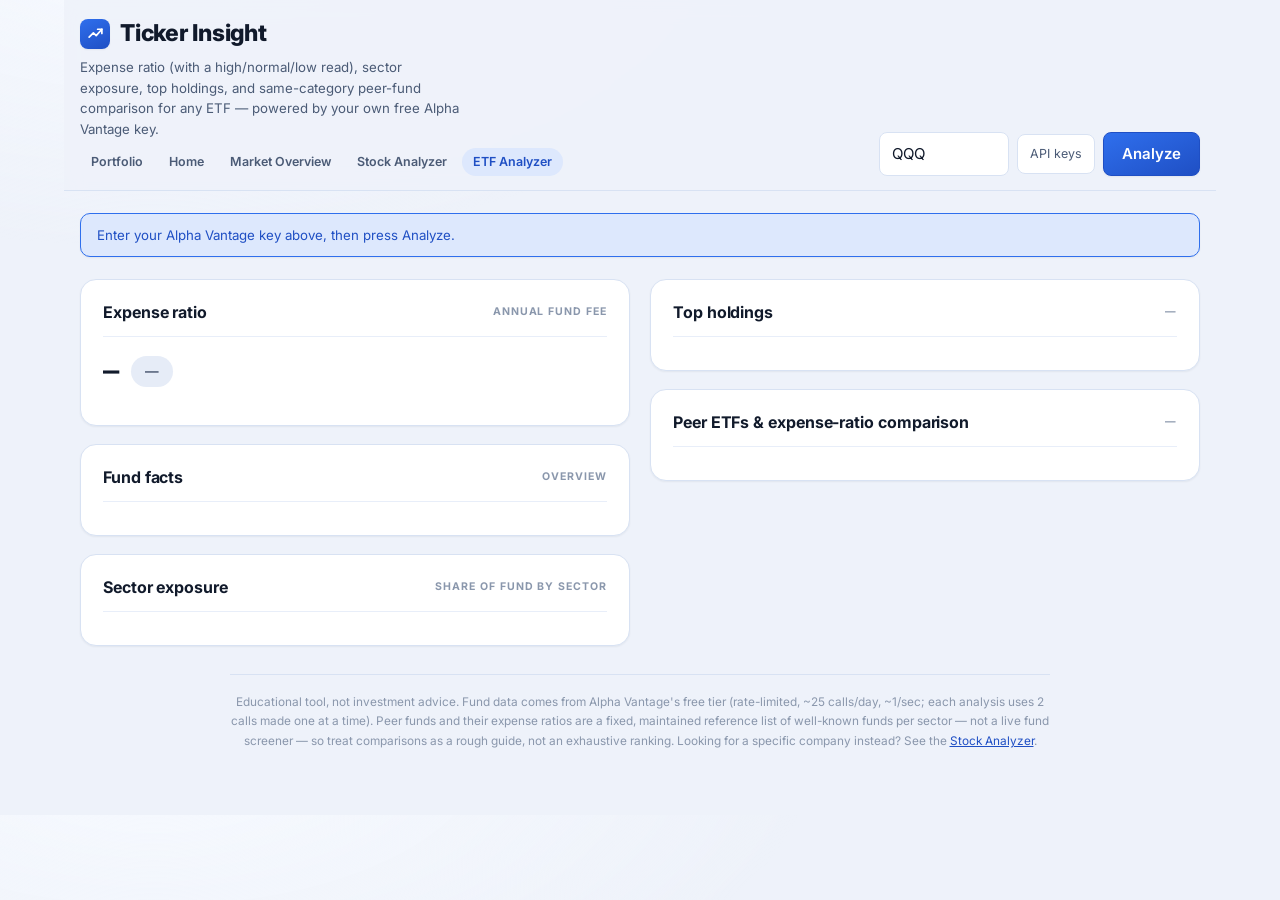
<file: ticker-insight-app/etf.html>
<!doctype html>
<html lang="en">
<head>
<meta charset="utf-8">
<meta name="viewport" content="width=device-width,initial-scale=1">
<title>ETF Analyzer · Ticker Insight</title>
<link rel="preconnect" href="https://fonts.googleapis.com">
<link rel="preconnect" href="https://fonts.gstatic.com" crossorigin>
<link href="https://fonts.googleapis.com/css2?family=Inter:wght@400;500;600;700;800&family=JetBrains+Mono:wght@500;600;700&display=swap" rel="stylesheet">
<link rel="stylesheet" href="style.css">
</head>
<body>
<div class="wrap">

  <div class="topbar">
    <div class="brandline">
      <h1><span class="brand-mark" aria-hidden="true"><svg viewBox="0 0 24 24" fill="none" xmlns="http://www.w3.org/2000/svg"><path d="M3 17L9 11L13 15L21 6" stroke="white" stroke-width="2.4" stroke-linecap="round" stroke-linejoin="round"/><path d="M21 6H15M21 6V12" stroke="white" stroke-width="2.4" stroke-linecap="round" stroke-linejoin="round"/></svg></span>Ticker Insight</h1>
      <p>Expense ratio (with a high/normal/low read), sector exposure, top holdings, and same-category peer-fund comparison for any ETF — powered by your own free Alpha Vantage key.</p>
      <nav class="pagenav">
        <a href="../index.html">Portfolio</a>
        <a href="index.html">Home</a>
        <a href="overview.html">Market Overview</a>
        <a href="analyzer.html">Stock Analyzer</a>
        <a href="etf.html" class="active">ETF Analyzer</a>
      </nav>
    </div>
    <form id="searchForm" autocomplete="off">
      <input type="text" id="tickerInput" placeholder="QQQ" maxlength="8" value="QQQ">
      <details class="keys" id="keybox">
        <summary id="keySummary">API keys</summary>
        <div class="keypanel">
          <p>Free key at <a href="https://www.alphavantage.co/support/#api-key" target="_blank" rel="noopener">alphavantage.co</a> (required, ~25 req/day, this page uses 2 per analysis).</p>
          <label for="avKey">Alpha Vantage key</label>
          <input type="password" id="avKey" placeholder="required">
          <p>Shared with the Stock Analyzer page — save it once, use it everywhere on this site.</p>
          <button type="button" class="ghost" id="saveKeys">Save</button>
        </div>
      </details>
      <button type="submit" id="goBtn">Analyze</button>
    </form>
  </div>

  <div id="banner" class="banner example">Enter your Alpha Vantage key above, then press Analyze.</div>

  <div class="overview" id="overview" style="display:none;"></div>

  <div class="grid">
    <div class="col" style="display:flex;flex-direction:column;gap:18px;">

      <div class="card">
        <div class="card-head"><h2>Expense ratio</h2><span class="eyebrow">Annual fund fee</span></div>
        <div class="verdict-row">
          <span class="px" id="erValue">—</span>
          <span class="tier-badge" id="erTierBadge">—</span>
        </div>
        <div class="verdict-note" id="erNote"></div>
      </div>

      <div class="card">
        <div class="card-head"><h2>Fund facts</h2><span class="eyebrow">Overview</span></div>
        <table class="metrics" id="factsTable"></table>
      </div>

      <div class="card">
        <div class="card-head"><h2>Sector exposure</h2><span class="eyebrow">Share of fund by sector</span></div>
        <div id="sectorBars"></div>
      </div>

    </div>

    <div class="col" style="display:flex;flex-direction:column;gap:18px;">

      <div class="card">
        <div class="card-head"><h2>Top holdings</h2><span class="eyebrow" id="holdingsCount">—</span></div>
        <table class="rank" id="holdingsTable"></table>
      </div>

      <div class="card">
        <div class="card-head"><h2>Peer ETFs &amp; expense-ratio comparison</h2><span class="eyebrow" id="peerCategory">—</span></div>
        <div id="peerSection"></div>
      </div>

    </div>
  </div>

  <footer>
    Educational tool, not investment advice. Fund data comes from Alpha Vantage's free tier (rate-limited, ~25 calls/day, ~1/sec; each analysis uses 2 calls made one at a time). Peer funds and their expense ratios are a fixed, maintained reference list of well-known funds per sector — not a live fund screener — so treat comparisons as a rough guide, not an exhaustive ranking. Looking for a specific company instead? See the <a href="analyzer.html">Stock Analyzer</a>.
  </footer>
</div>

<script src="shared.js"></script>
<script>
(function(){
"use strict";

const els = {
  tickerInput: document.getElementById('tickerInput'),
  avKey: document.getElementById('avKey'),
  saveKeys: document.getElementById('saveKeys'),
  keybox: document.getElementById('keybox'),
  keySummary: document.getElementById('keySummary'),
  form: document.getElementById('searchForm'),
  goBtn: document.getElementById('goBtn'),
  banner: document.getElementById('banner'),
  overview: document.getElementById('overview'),
  erValue: document.getElementById('erValue'),
  erTierBadge: document.getElementById('erTierBadge'),
  erNote: document.getElementById('erNote'),
  factsTable: document.getElementById('factsTable'),
  sectorBars: document.getElementById('sectorBars'),
  holdingsCount: document.getElementById('holdingsCount'),
  holdingsTable: document.getElementById('holdingsTable'),
  peerCategory: document.getElementById('peerCategory'),
  peerSection: document.getElementById('peerSection'),
};

(function initKeys(){
  const av = loadK('ti_av_key');
  if(av) els.avKey.value = av;
  els.keySummary.textContent = av ? 'API keys saved ✓' : 'API keys';
})();
els.saveKeys.addEventListener('click', function(){
  saveK('ti_av_key', els.avKey.value.trim());
  els.keySummary.textContent = els.avKey.value.trim() ? 'API keys saved ✓' : 'API keys';
  els.keybox.removeAttribute('open');
});

function setBanner(kind,msg){ els.banner.className = 'banner'+(kind?' '+kind:''); els.banner.textContent = msg; }
function metricRow(k,v){ return '<tr><td class="k">'+k+'</td><td class="v">'+v+'</td></tr>'; }
function titleCase(s){ return (s||'').toLowerCase().replace(/\b\w/g, function(c){ return c.toUpperCase(); }); }
function median(arr){
  const s = arr.slice().sort(function(a,b){ return a-b; });
  const n = s.length;
  if(!n) return null;
  return n%2===1 ? s[(n-1)/2] : (s[n/2-1]+s[n/2])/2;
}

/* ---------------- sector peer-fund reference (static, approximate expense ratios in %) ---------------- */
const ETF_PEER_GROUPS = {
  'Technology': {label:'Technology / Information Technology', peers:[
    {t:'XLK', name:'Technology Select Sector SPDR Fund', er:0.09},
    {t:'VGT', name:'Vanguard Information Technology ETF', er:0.09},
    {t:'FTEC', name:'Fidelity MSCI Information Technology ETF', er:0.08},
    {t:'IYW', name:'iShares U.S. Technology ETF', er:0.39},
    {t:'SMH', name:'VanEck Semiconductor ETF', er:0.35},
  ]},
  'Health Care': {label:'Health Care', peers:[
    {t:'XLV', name:'Health Care Select Sector SPDR Fund', er:0.09},
    {t:'VHT', name:'Vanguard Health Care ETF', er:0.09},
    {t:'FHLC', name:'Fidelity MSCI Health Care ETF', er:0.08},
    {t:'IYH', name:'iShares U.S. Healthcare ETF', er:0.39},
    {t:'IBB', name:'iShares Biotechnology ETF', er:0.44},
  ]},
  'Financials': {label:'Financials', peers:[
    {t:'XLF', name:'Financial Select Sector SPDR Fund', er:0.09},
    {t:'VFH', name:'Vanguard Financials ETF', er:0.09},
    {t:'FNCL', name:'Fidelity MSCI Financials ETF', er:0.08},
    {t:'IYF', name:'iShares U.S. Financials ETF', er:0.39},
    {t:'KBE', name:'SPDR S&P Bank ETF', er:0.35},
  ]},
  'Energy': {label:'Energy', peers:[
    {t:'XLE', name:'Energy Select Sector SPDR Fund', er:0.09},
    {t:'VDE', name:'Vanguard Energy ETF', er:0.09},
    {t:'FENY', name:'Fidelity MSCI Energy ETF', er:0.08},
    {t:'IYE', name:'iShares U.S. Energy ETF', er:0.39},
  ]},
  'Consumer Discretionary': {label:'Consumer Discretionary', peers:[
    {t:'XLY', name:'Consumer Discretionary Select Sector SPDR Fund', er:0.09},
    {t:'VCR', name:'Vanguard Consumer Discretionary ETF', er:0.09},
    {t:'FDIS', name:'Fidelity MSCI Consumer Discretionary ETF', er:0.08},
    {t:'IYC', name:'iShares U.S. Consumer Discretionary ETF', er:0.39},
  ]},
  'Consumer Staples': {label:'Consumer Staples', peers:[
    {t:'XLP', name:'Consumer Staples Select Sector SPDR Fund', er:0.09},
    {t:'VDC', name:'Vanguard Consumer Staples ETF', er:0.09},
    {t:'FSTA', name:'Fidelity MSCI Consumer Staples ETF', er:0.08},
    {t:'IYK', name:'iShares U.S. Consumer Staples ETF', er:0.39},
  ]},
  'Industrials': {label:'Industrials', peers:[
    {t:'XLI', name:'Industrial Select Sector SPDR Fund', er:0.09},
    {t:'VIS', name:'Vanguard Industrials ETF', er:0.09},
    {t:'FIDU', name:'Fidelity MSCI Industrials ETF', er:0.08},
    {t:'IYJ', name:'iShares U.S. Industrials ETF', er:0.39},
  ]},
  'Materials': {label:'Materials', peers:[
    {t:'XLB', name:'Materials Select Sector SPDR Fund', er:0.09},
    {t:'VAW', name:'Vanguard Materials ETF', er:0.09},
    {t:'FMAT', name:'Fidelity MSCI Materials ETF', er:0.08},
    {t:'IYM', name:'iShares U.S. Basic Materials ETF', er:0.39},
  ]},
  'Utilities': {label:'Utilities', peers:[
    {t:'XLU', name:'Utilities Select Sector SPDR Fund', er:0.09},
    {t:'VPU', name:'Vanguard Utilities ETF', er:0.09},
    {t:'FUTY', name:'Fidelity MSCI Utilities ETF', er:0.08},
    {t:'IDU', name:'iShares U.S. Utilities ETF', er:0.39},
  ]},
  'Real Estate': {label:'Real Estate', peers:[
    {t:'XLRE', name:'Real Estate Select Sector SPDR Fund', er:0.09},
    {t:'VNQ', name:'Vanguard Real Estate ETF', er:0.13},
    {t:'FREL', name:'Fidelity MSCI Real Estate ETF', er:0.08},
    {t:'IYR', name:'iShares U.S. Real Estate ETF', er:0.39},
  ]},
  'Communication Services': {label:'Communication Services', peers:[
    {t:'XLC', name:'Communication Services Select Sector SPDR Fund', er:0.09},
    {t:'VOX', name:'Vanguard Communication Services ETF', er:0.09},
    {t:'FCOM', name:'Fidelity MSCI Communication Services ETF', er:0.08},
  ]},
  'Broad Market': {label:'Broad market / diversified', peers:[
    {t:'VOO', name:'Vanguard S&P 500 ETF', er:0.03},
    {t:'IVV', name:'iShares Core S&P 500 ETF', er:0.03},
    {t:'SPY', name:'SPDR S&P 500 ETF Trust', er:0.0945},
    {t:'VTI', name:'Vanguard Total Stock Market ETF', er:0.03},
    {t:'SCHB', name:'Schwab U.S. Broad Market ETF', er:0.03},
  ]},
};
const ETF_NAME_LOOKUP = {};
Object.keys(ETF_PEER_GROUPS).forEach(function(k){
  ETF_PEER_GROUPS[k].peers.forEach(function(p){ ETF_NAME_LOOKUP[p.t] = p.name; });
});

function normalizeSector(raw){
  const s = (raw||'').toUpperCase();
  if(s.includes('TECH')) return 'Technology';
  if(s.includes('HEALTH')) return 'Health Care';
  if(s.includes('FINANC')) return 'Financials';
  if(s.includes('ENERGY')) return 'Energy';
  if(s.includes('CONSUMER') && (s.includes('CYCLICAL')||s.includes('DISCRETIONARY'))) return 'Consumer Discretionary';
  if(s.includes('CONSUMER') && (s.includes('DEFENSIVE')||s.includes('STAPLES'))) return 'Consumer Staples';
  if(s.includes('INDUSTRIAL')) return 'Industrials';
  if(s.includes('MATERIAL')||s.includes('BASIC MATERIALS')) return 'Materials';
  if(s.includes('UTILIT')) return 'Utilities';
  if(s.includes('REAL ESTATE')) return 'Real Estate';
  if(s.includes('COMMUNICATION')||s.includes('TELECOM')) return 'Communication Services';
  return null;
}

/* ---------------- expense-ratio tiering ----------------
   Rough, widely-cited bands: broad-market index funds usually run well under 0.10%;
   most sector, international, and thematic index funds run 0.10%-0.50%; actively managed,
   leveraged/inverse, and niche thematic funds are typically above 0.50%. */
function erTier(erPct){
  if(erPct===null) return {tier:'—', cls:'neutral'};
  if(erPct < 0.10) return {tier:'Low', cls:'bullish'};
  if(erPct <= 0.50) return {tier:'Normal', cls:'neutral'};
  return {tier:'High', cls:'bearish'};
}
function costVerdict(erPct, peerMedian){
  if(erPct===null||peerMedian===null||peerMedian===0) return {cls:'neutral', label:'n/a'};
  const ratio = erPct/peerMedian;
  if(ratio < 0.85) return {cls:'bullish', label:'Cheaper than peers'};
  if(ratio > 1.15) return {cls:'bearish', label:'Pricier than peers'};
  return {cls:'neutral', label:'In line with peers'};
}

function renderOverview(ticker, quote, primaryLabel){
  els.overview.style.display = 'flex';
  const q = quote['Global Quote'] || {};
  const price = num(q['05. price']);
  const change = num(q['09. change']) || 0;
  const changePct = num((q['10. change percent']||'0').replace('%','')) || 0;
  const cls = change>=0 ? 'up' : 'down';
  const arrow = change>=0 ? '▲' : '▼';
  const displayName = ETF_NAME_LOOKUP[ticker] || ticker;
  const priceHtml = price!==null ?
    '<div class="ov-price"><span class="px">$'+price.toFixed(2)+'</span><span class="chg '+cls+'">'+arrow+' '+Math.abs(change).toFixed(2)+' ('+Math.abs(changePct).toFixed(2)+'%)</span></div>' : '';
  els.overview.innerHTML =
    '<div class="ov-id"><div class="tick">'+ticker+' · ETF</div><h2>'+displayName+'</h2><div class="sub">'+primaryLabel+'</div></div>'+
    priceHtml;
}

function renderExpenseRatio(erPct){
  const t = erTier(erPct);
  els.erValue.textContent = erPct!==null ? erPct.toFixed(2)+'%' : '—';
  els.erTierBadge.textContent = t.tier;
  els.erTierBadge.style.background = 'var(--'+t.cls+'-soft)';
  els.erTierBadge.style.color = 'var(--'+t.cls+')';
  let note;
  if(erPct===null){ note = 'No expense ratio was reported for this fund.'; }
  else if(t.tier==='Low'){ note = 'Below 0.10% — in line with the cheapest broad-market index funds.'; }
  else if(t.tier==='Normal'){ note = 'Between 0.10% and 0.50% — typical for sector, international, or thematic index funds.'; }
  else { note = 'Above 0.50% — typical of actively managed, leveraged/inverse, or niche thematic funds.'; }
  els.erNote.textContent = note;
}

function renderFacts(profile, primaryLabel){
  const rows = [];
  rows.push(metricRow('Net assets', money(num(profile.net_assets))));
  rows.push(metricRow('Dividend yield', pct(num(profile.dividend_yield))));
  rows.push(metricRow('Inception date', profile.inception_date || '—'));
  rows.push(metricRow('Portfolio turnover', pct(num(profile.portfolio_turnover))));
  rows.push(metricRow('Leveraged / inverse fund', (profile.leveraged||'').toUpperCase()==='YES' ? 'Yes' : 'No'));
  rows.push(metricRow('Primary sector exposure', primaryLabel));
  els.factsTable.innerHTML = rows.join('');
}

function renderSectorBars(sectors){
  if(!sectors.length){
    els.sectorBars.innerHTML = '<p class="note">No sector breakdown was reported for this fund (common for bond, currency, or commodity ETFs).</p>';
    return;
  }
  const top = sectors.slice(0,8);
  els.sectorBars.innerHTML = top.map(function(s){
    const p = s.weight*100;
    return '<div class="sector-bar-row"><span class="sector-bar-name">'+titleCase(s.name)+'</span>'+
      '<span class="sector-bar-track"><span class="sector-bar-fill" style="width:'+Math.min(100,p).toFixed(1)+'%;"></span></span>'+
      '<span class="sector-bar-pct">'+p.toFixed(1)+'%</span></div>';
  }).join('');
}

function renderHoldings(holdings){
  els.holdingsCount.textContent = holdings.length + ' positions';
  if(!holdings.length){
    els.holdingsTable.innerHTML = '<tr><td class="note" colspan="2">No holdings data reported for this fund.</td></tr>';
    return;
  }
  const top = holdings.slice(0,10);
  els.holdingsTable.innerHTML = '<tr><th>Holding</th><th>Weight</th></tr>' +
    top.map(function(h){
      const w = num(h.weight);
      return '<tr><td>'+(h.description||h.symbol||'—')+' <span class="meta">'+(h.symbol||'')+'</span></td><td class="num">'+(w!==null?(w*100).toFixed(2)+'%':'—')+'</td></tr>';
    }).join('');
}

function renderPeers(ticker, erPct, group){
  els.peerCategory.textContent = group.label;
  const peerMedian = median(group.peers.map(function(p){ return p.er; }));
  const verdict = costVerdict(erPct, peerMedian);

  const rows = group.peers.filter(function(p){ return p.t!==ticker; }).map(function(p){
    return {t:p.t, name:p.name, er:p.er, self:false};
  });
  rows.push({t:ticker, name:(ETF_NAME_LOOKUP[ticker]||ticker), er:erPct, self:true});
  rows.sort(function(a,b){
    const av = a.er===null ? Infinity : a.er, bv = b.er===null ? Infinity : b.er;
    return av-bv;
  });

  const tableHtml = '<table class="rank"><tr><th>ETF</th><th>Fund</th><th>Expense ratio</th></tr>' +
    rows.map(function(r){
      return '<tr class="'+(r.self?'self-row':'')+'"><td class="num">'+r.t+(r.self?' <span class="tag neutral">this fund</span>':'')+'</td><td>'+r.name+'</td><td class="num">'+(r.er!==null?r.er.toFixed(2)+'%':'—')+'</td></tr>';
    }).join('') +
  '</table>';

  els.peerSection.innerHTML =
    '<div class="verdict-row"><span class="tier-badge" style="background:var(--'+verdict.cls+'-soft);color:var(--'+verdict.cls+');">'+verdict.label+'</span>'+
    '<span class="verdict-note">Peer median expense ratio in '+group.label+': '+(peerMedian!==null?peerMedian.toFixed(2)+'%':'—')+'.</span></div>'+
    tableHtml+
    '<p class="note">Peer funds and their expense ratios are a fixed, maintained reference list of well-known funds per category — not a live fund screener — so treat this as a rough guide, not an exhaustive comparison.</p>';
}

async function runEtfAnalysis(ticker){
  const avKey = els.avKey.value.trim();
  if(!avKey){ setBanner('error', 'Add your Alpha Vantage API key first (see API keys panel).'); return; }

  els.goBtn.disabled = true;
  try{
    setBanner('', 'Fetching ETF profile for '+ticker+'… (1/2)');
    const profile = await avFetch({function:'ETF_PROFILE', symbol:ticker}, avKey);
    if(!profile || profile.net_expense_ratio===undefined) throw new Error('No ETF profile data returned for "'+ticker+'" — check that this is a valid ETF ticker.');

    await delay(1100);
    setBanner('', 'Fetching quote for '+ticker+'… (2/2)');
    const quote = await avFetch({function:'GLOBAL_QUOTE', symbol:ticker}, avKey);

    const erPct = num(profile.net_expense_ratio)!==null ? num(profile.net_expense_ratio)*100 : null;
    const sectorsRaw = (profile.sectors||[]).map(function(s){ return {name:s.sector, weight:num(s.weight)||0}; })
      .filter(function(s){ return s.weight>0; }).sort(function(a,b){ return b.weight-a.weight; });

    let primaryKey = null;
    for(const s of sectorsRaw){ const k = normalizeSector(s.name); if(k){ primaryKey = k; break; } }
    if(!primaryKey) primaryKey = 'Broad Market';
    const group = ETF_PEER_GROUPS[primaryKey];

    renderOverview(ticker, quote, group.label);
    renderExpenseRatio(erPct);
    renderFacts(profile, group.label);
    renderSectorBars(sectorsRaw);
    renderHoldings(profile.holdings||[]);
    renderPeers(ticker, erPct, group);

    setBanner('', 'Loaded live data for '+ticker+'.');
  }catch(err){
    setBanner('error', err.message);
  }finally{
    els.goBtn.disabled = false;
  }
}

els.form.addEventListener('submit', function(e){
  e.preventDefault();
  const t = els.tickerInput.value.trim().toUpperCase();
  if(t) runEtfAnalysis(t);
});

})();
</script>
</body>
</html>
</file>
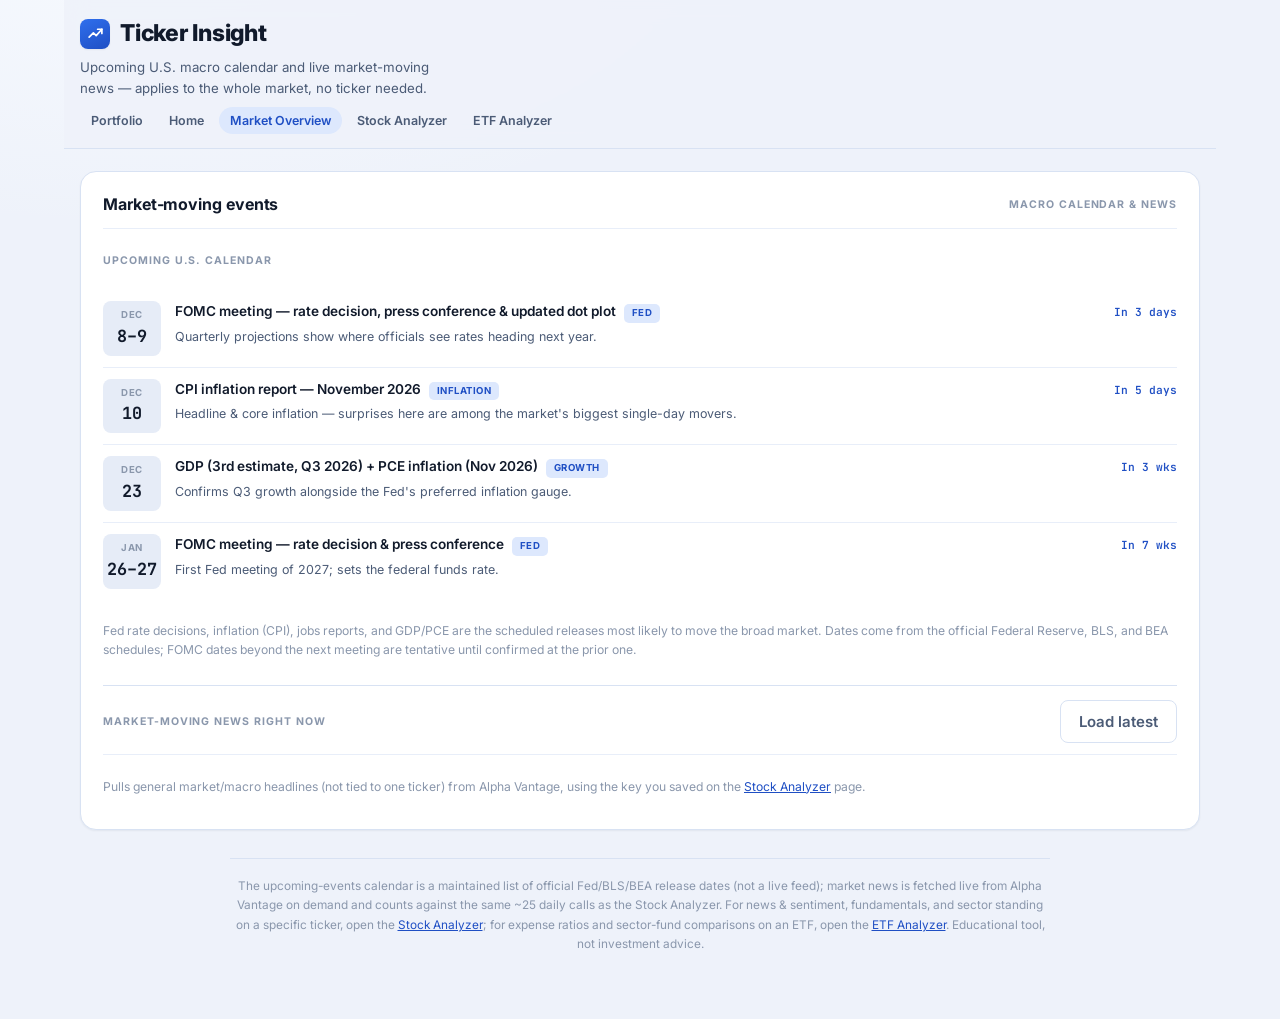
<file: ticker-insight-app/overview.html>
<!doctype html>
<html lang="en">
<head>
<meta charset="utf-8">
<meta name="viewport" content="width=device-width,initial-scale=1">
<title>Market Overview · Ticker Insight</title>
<link rel="preconnect" href="https://fonts.googleapis.com">
<link rel="preconnect" href="https://fonts.gstatic.com" crossorigin>
<link href="https://fonts.googleapis.com/css2?family=Inter:wght@400;500;600;700;800&family=JetBrains+Mono:wght@500;600;700&display=swap" rel="stylesheet">
<link rel="stylesheet" href="style.css">
</head>
<body>
<div class="wrap">

  <div class="topbar">
    <div class="brandline">
      <h1><span class="brand-mark" aria-hidden="true"><svg viewBox="0 0 24 24" fill="none" xmlns="http://www.w3.org/2000/svg"><path d="M3 17L9 11L13 15L21 6" stroke="white" stroke-width="2.4" stroke-linecap="round" stroke-linejoin="round"/><path d="M21 6H15M21 6V12" stroke="white" stroke-width="2.4" stroke-linecap="round" stroke-linejoin="round"/></svg></span>Ticker Insight</h1>
      <p>Upcoming U.S. macro calendar and live market-moving news — applies to the whole market, no ticker needed.</p>
      <nav class="pagenav">
        <a href="../index.html">Portfolio</a>
        <a href="index.html">Home</a>
        <a href="overview.html" class="active">Market Overview</a>
        <a href="analyzer.html">Stock Analyzer</a>
        <a href="etf.html">ETF Analyzer</a>
      </nav>
    </div>
  </div>

  <div class="card" id="marketEventsCard">
    <div class="card-head"><h2>Market-moving events</h2><span class="eyebrow">Macro calendar &amp; news</span></div>

    <div class="cal-sub">
      <p class="eyebrow">Upcoming U.S. calendar</p>
      <div id="calList"></div>
      <p class="note">Fed rate decisions, inflation (CPI), jobs reports, and GDP/PCE are the scheduled releases most likely to move the broad market. Dates come from the official Federal Reserve, BLS, and BEA schedules; FOMC dates beyond the next meeting are tentative until confirmed at the prior one.</p>
    </div>

    <div class="cal-sub" style="border-top:1px solid var(--border);padding-top:14px;">
      <div class="card-head" style="margin-bottom:0;">
        <p class="eyebrow" style="margin:0;">Market-moving news right now</p>
        <button type="button" class="ghost" id="loadMarketNews">Load latest</button>
      </div>
      <div id="marketNewsList"><p class="note">Pulls general market/macro headlines (not tied to one ticker) from Alpha Vantage, using the key you saved on the <a href="analyzer.html">Stock Analyzer</a> page.</p></div>
    </div>
  </div>

  <footer>
    The upcoming-events calendar is a maintained list of official Fed/BLS/BEA release dates (not a live feed); market news is fetched live from Alpha Vantage on demand and counts against the same ~25 daily calls as the Stock Analyzer. For news &amp; sentiment, fundamentals, and sector standing on a specific ticker, open the <a href="analyzer.html">Stock Analyzer</a>; for expense ratios and sector-fund comparisons on an ETF, open the <a href="etf.html">ETF Analyzer</a>. Educational tool, not investment advice.
  </footer>
</div>

<script src="shared.js"></script>
<script>
(function(){
"use strict";

const els = {
  calList: document.getElementById('calList'),
  marketNewsList: document.getElementById('marketNewsList'),
  loadMarketNews: document.getElementById('loadMarketNews'),
};

/* ---------------- upcoming U.S. macro calendar (static, verified against source calendars) ----------------
   Sourced from federalreserve.gov/monetarypolicy/fomccalendars.htm, bls.gov/schedule (CPI & Employment
   Situation release schedules), and bea.gov/news/schedule, checked as of Sep 21, 2026. FOMC meetings beyond
   the next one are tentative until confirmed at the prior meeting, per the Fed's own calendar page. This
   list runs through Jan 2027 — extend it with the next year's published schedules before it runs dry. */
const MACRO_EVENTS = [
  {start:'2026-09-30', title:'GDP (3rd estimate, Q2 2026) + PCE inflation (Aug 2026)', cat:'Growth', desc:"Confirms the pace of economic growth alongside the Fed's preferred inflation gauge."},
  {start:'2026-10-02', title:'Jobs report — September 2026', cat:'Jobs', desc:'Payrolls, unemployment rate, and wage growth; shapes Fed rate-cut expectations.'},
  {start:'2026-10-14', title:'CPI inflation report — September 2026', cat:'Inflation', desc:"Headline &amp; core inflation — surprises here are among the market's biggest single-day movers."},
  {start:'2026-10-27', end:'2026-10-28', title:'FOMC meeting — rate decision &amp; press conference', cat:'Fed', desc:'Sets the federal funds rate, the single biggest lever for stocks, bonds, and the dollar.'},
  {start:'2026-10-29', title:'GDP (advance estimate, Q3 2026) + PCE inflation (Sep 2026)', cat:'Growth', desc:"First read on Q3 growth alongside the Fed's preferred inflation gauge."},
  {start:'2026-11-06', title:'Jobs report — October 2026', cat:'Jobs', desc:'Payrolls, unemployment rate, and wage growth; shapes Fed rate-cut expectations.'},
  {start:'2026-11-10', title:'CPI inflation report — October 2026', cat:'Inflation', desc:"Headline &amp; core inflation — surprises here are among the market's biggest single-day movers."},
  {start:'2026-11-25', title:'GDP (2nd estimate, Q3 2026) + PCE inflation (Oct 2026)', cat:'Growth', desc:"Revised Q3 growth figure alongside the Fed's preferred inflation gauge."},
  {start:'2026-12-04', title:'Jobs report — November 2026', cat:'Jobs', desc:'Payrolls, unemployment rate, and wage growth; shapes Fed rate-cut expectations.'},
  {start:'2026-12-08', end:'2026-12-09', title:'FOMC meeting — rate decision, press conference &amp; updated dot plot', cat:'Fed', desc:'Quarterly projections show where officials see rates heading next year.'},
  {start:'2026-12-10', title:'CPI inflation report — November 2026', cat:'Inflation', desc:"Headline &amp; core inflation — surprises here are among the market's biggest single-day movers."},
  {start:'2026-12-23', title:'GDP (3rd estimate, Q3 2026) + PCE inflation (Nov 2026)', cat:'Growth', desc:"Confirms Q3 growth alongside the Fed's preferred inflation gauge."},
  {start:'2027-01-26', end:'2027-01-27', title:'FOMC meeting — rate decision &amp; press conference', cat:'Fed', desc:'First Fed meeting of 2027; sets the federal funds rate.'},
];

function daysUntil(dateStr){
  const d = new Date(dateStr+'T00:00:00');
  const now = new Date();
  const today = new Date(now.getFullYear(), now.getMonth(), now.getDate());
  return Math.round((d - today) / 86400000);
}
function fmtWhen(diff){
  if(diff < 0) return '';
  if(diff === 0) return 'Today';
  if(diff === 1) return 'Tomorrow';
  if(diff < 7) return 'In '+diff+' days';
  const wk = Math.round(diff/7);
  return 'In '+wk+' wk'+(wk===1?'':'s');
}
function fmtDateBadge(startStr, endStr){
  const d = new Date(startStr+'T00:00:00');
  const mon = d.toLocaleDateString('en-US',{month:'short'});
  if(endStr){
    const e = new Date(endStr+'T00:00:00');
    return {mon: mon, day: d.getDate()+'–'+e.getDate()};
  }
  return {mon: mon, day: String(d.getDate())};
}
function renderCalendar(){
  const upcoming = MACRO_EVENTS.filter(function(ev){ return daysUntil(ev.end || ev.start) >= 0; }).slice(0,8);
  if(!upcoming.length){
    els.calList.innerHTML = '<p class="note">This calendar has run past its last loaded date — it needs a refresh with the next batch of published Fed/BLS/BEA dates.</p>';
    return;
  }
  els.calList.innerHTML = upcoming.map(function(ev){
    const badge = fmtDateBadge(ev.start, ev.end);
    return '<div class="cal-row">'+
      '<div class="cal-date"><div class="mon">'+badge.mon+'</div><div class="day">'+badge.day+'</div></div>'+
      '<div class="cal-body">'+
        '<div class="cal-top"><span class="cal-title">'+ev.title+'</span><span class="cal-cat">'+ev.cat+'</span><span class="cal-when">'+fmtWhen(daysUntil(ev.start))+'</span></div>'+
        '<div class="cal-desc">'+ev.desc+'</div>'+
      '</div>'+
    '</div>';
  }).join('');
}

function renderMarketNews(feed){
  if(!feed.length){ els.marketNewsList.innerHTML = '<p class="note">No macro/market headlines came back — try again shortly.</p>'; return; }
  els.marketNewsList.innerHTML = feed.slice(0,8).map(function(n){
    const cls = sentClass(n.overall_sentiment_label);
    let when = '';
    if(n.time_published && n.time_published.length>=8){
      const t = n.time_published;
      when = t.slice(4,6)+'/'+t.slice(6,8)+'/'+t.slice(0,4);
    }
    return '<div class="news-item"><div class="news-top"><a href="'+n.url+'" target="_blank" rel="noopener">'+n.title+'</a><span class="tag '+cls+'">'+(n.overall_sentiment_label||'—')+'</span></div>'+
      '<div class="meta">'+n.source+' · '+when+'</div></div>';
  }).join('');
}

els.loadMarketNews.addEventListener('click', async function(){
  const avKey = loadK('ti_av_key');
  if(!avKey){ els.marketNewsList.innerHTML = '<p class="note">Add your Alpha Vantage key on the <a href="analyzer.html">Stock Analyzer</a> page first.</p>'; return; }
  els.loadMarketNews.disabled = true;
  els.marketNewsList.innerHTML = '<div class="skel" style="width:100%;height:60px;"></div>';
  try{
    const json = await avFetch({function:'NEWS_SENTIMENT', topics:'financial_markets,economy_macro,economy_monetary,economy_fiscal', limit:'10'}, avKey);
    renderMarketNews(json.feed || []);
  }catch(err){
    els.marketNewsList.innerHTML = '<p class="note">'+err.message+'</p>';
  }finally{
    els.loadMarketNews.disabled = false;
  }
});

renderCalendar();

})();
</script>
</body>
</html>
</file>
<file: style.css>
:root{
  --bg:#eef2fa; --card:#ffffff; --border:#d8e2f3; --border-soft:#e8eef9;
  --ink:#111a2b; --ink-soft:#4b5b76; --ink-faint:#8a97ac;
  --accent:#2f6fed; --accent-dark:#1f4fc4; --accent-soft:#dde8fd;
  --shadow-sm:0 1px 2px rgba(17,26,43,.06);
  --shadow-md:0 14px 34px -16px rgba(17,26,43,.24);
}
*{box-sizing:border-box;}
html{-webkit-font-smoothing:antialiased;}
body{margin:0;
  background:radial-gradient(1100px 520px at 12% -8%, #f7faff 0%, transparent 60%), var(--bg);
  color:var(--ink);font:15px/1.55 'Inter',-apple-system,BlinkMacSystemFont,"Segoe UI",sans-serif;}
.wrap{max-width:1040px;margin:0 auto;padding:64px 16px 72px;display:flex;flex-direction:column;gap:44px;}

.hero{display:flex;flex-direction:column;align-items:center;text-align:center;gap:16px;}
.brand-mark{flex:0 0 auto;width:64px;height:64px;border-radius:16px;background:linear-gradient(155deg,var(--accent) 0%,var(--accent-dark) 100%);display:flex;align-items:center;justify-content:center;box-shadow:var(--shadow-sm);}
.brand-mark svg{width:32px;height:32px;display:block;}
h1{font-size:2rem;margin:0;font-weight:800;letter-spacing:-.01em;}
.eyebrow-top{font-size:.74rem;text-transform:uppercase;letter-spacing:.08em;font-weight:700;color:var(--accent-dark);}
.hero-sub{color:var(--ink-soft);max-width:56ch;font-size:.98rem;line-height:1.65;margin:0;}

.grid{display:grid;grid-template-columns:repeat(3,1fr);gap:18px;}
@media (max-width:820px){ .grid{grid-template-columns:1fr;} }

.tool-card{display:flex;flex-direction:column;gap:10px;background:var(--card);border:1px solid var(--border);border-radius:16px;padding:24px 24px 22px;box-shadow:var(--shadow-sm);text-decoration:none;color:inherit;transition:box-shadow .15s ease,transform .15s ease,border-color .15s ease;}
.tool-card:hover{box-shadow:var(--shadow-md);transform:translateY(-2px);border-color:var(--border-soft);}
.tool-icon{width:42px;height:42px;border-radius:11px;background:linear-gradient(155deg,var(--accent) 0%,var(--accent-dark) 100%);display:flex;align-items:center;justify-content:center;box-shadow:var(--shadow-sm);}
.tool-icon svg{width:22px;height:22px;display:block;}
.eyebrow{font-size:.68rem;text-transform:uppercase;letter-spacing:.07em;font-weight:700;color:var(--accent-dark);margin-top:4px;}
.tool-card h2{font-size:1.08rem;margin:0;font-weight:700;letter-spacing:-.005em;color:var(--ink);}
.tool-card p{color:var(--ink-soft);font-size:.86rem;line-height:1.55;margin:0;flex:1;}
.tool-arrow{font-size:.82rem;font-weight:700;color:var(--accent-dark);}

footer{font-size:.78rem;color:var(--ink-faint);text-align:center;padding-top:8px;border-top:1px solid var(--border);line-height:1.65;max-width:640px;margin:0 auto;}
footer a{color:var(--ink-faint);}
</file>
<file: insider-buy-scanner-app/style.css>
:root{
  --bg:#eef2fa; --card:#ffffff; --line:#d8e2f3; --line-soft:#e8eef9;
  --text:#111a2b; --muted:#4b5b76; --muted-2:#8a97ac;
  --accent:#2f6fed; --accent-dark:#1f4fc4; --accent-soft:#dde8fd;
  --warn:#b5650a; --warn-soft:#faecd9;
  --shadow-sm:0 1px 2px rgba(17,26,43,.06);
  --shadow-md:0 14px 32px -18px rgba(17,26,43,.24);
}
*{box-sizing:border-box}
html{-webkit-font-smoothing:antialiased;}
body{margin:0;background:var(--bg);color:var(--text);font:15px/1.55 'Inter',system-ui,-apple-system,sans-serif;}
main{max-width:980px;margin:0 auto;padding:28px 16px 64px;display:flex;flex-direction:column;gap:20px;}
.wrap{max-width:980px;margin:0 auto;padding:28px 16px 64px;display:flex;flex-direction:column;gap:20px;}

.brand{display:flex;align-items:center;gap:12px;}
.brand-mark{flex:0 0 auto;width:38px;height:38px;border-radius:10px;background:linear-gradient(155deg,var(--accent) 0%,var(--accent-dark) 100%);display:flex;align-items:center;justify-content:center;box-shadow:var(--shadow-sm);}
.brand-mark svg{width:20px;height:20px;display:block;}
.brand-mark.large{width:64px;height:64px;border-radius:16px;}
.brand-mark.large svg{width:32px;height:32px;}
h1{font-size:1.5rem;margin:0;font-weight:800;letter-spacing:-.01em;}
.sub{color:var(--muted);margin:2px 0 0;font-size:.88rem;max-width:68ch;line-height:1.6;}

.pagenav{display:flex;gap:16px;margin-top:6px;}
.pagenav a{font-size:.82rem;font-weight:600;color:var(--muted);}
.pagenav a.active{color:var(--accent-dark);}

.controls{display:flex;flex-wrap:wrap;gap:14px;align-items:end;background:var(--card);border:1px solid var(--line);border-radius:14px;padding:16px 18px;box-shadow:var(--shadow-sm);}
label{display:flex;flex-direction:column;font-size:.68rem;text-transform:uppercase;letter-spacing:.06em;color:var(--muted-2);gap:6px;font-weight:700;}
input,select{font:inherit;font-size:.88rem;padding:8px 10px;border:1px solid var(--line);border-radius:8px;background:var(--bg);color:var(--text);transition:border-color .15s,box-shadow .15s;}
input:focus,select:focus{outline:none;border-color:var(--accent);box-shadow:0 0 0 3px var(--accent-soft);}
button{font:inherit;font-weight:700;font-size:.88rem;padding:9px 20px;border-radius:8px;border:1px solid var(--accent-dark);background:linear-gradient(155deg,var(--accent) 0%,var(--accent-dark) 100%);color:#fff;cursor:pointer;box-shadow:var(--shadow-sm);transition:transform .12s ease,box-shadow .12s ease;}
button:hover{box-shadow:var(--shadow-md);transform:translateY(-1px);}
button:active{transform:translateY(0);}

#meta{font-size:.76rem;color:var(--muted-2);font-family:'JetBrains Mono',ui-monospace,monospace;}

h2{font-size:.98rem;margin:10px 0 2px;font-weight:700;letter-spacing:-.005em;padding-bottom:9px;border-bottom:1px solid var(--line-soft);}

.card{background:var(--card);border:1px solid var(--line);border-radius:12px;padding:15px 18px;margin-bottom:10px;box-shadow:var(--shadow-sm);transition:box-shadow .15s ease,border-color .15s ease;}
.card:hover{box-shadow:var(--shadow-md);border-color:var(--line-soft);}
.row{display:flex;justify-content:space-between;gap:12px;flex-wrap:wrap;}
.big{font-family:'JetBrains Mono',ui-monospace,monospace;font-size:1.15rem;font-weight:700;color:var(--accent-dark);}
.tick{font-weight:700;}
.muted{color:var(--muted);font-size:.82rem;}

.tag{display:inline-block;font-size:.66rem;font-weight:700;letter-spacing:.01em;border:1px solid var(--line);border-radius:999px;padding:2px 9px;margin-right:5px;color:var(--muted);}
.tag.hot{color:var(--accent-dark);border-color:var(--accent);background:var(--accent-soft);}
.tag.warn{color:var(--warn);border-color:var(--warn);background:var(--warn-soft);}

.stats{display:flex;gap:22px;flex-wrap:wrap;margin-top:10px;padding-top:10px;border-top:1px solid var(--line-soft);}
.stats>div{display:flex;flex-direction:column;gap:2px;}
.stats .muted{font-size:.66rem;text-transform:uppercase;letter-spacing:.06em;font-weight:700;color:var(--muted-2);}
.stats b{display:block;font-size:.88rem;font-family:'JetBrains Mono',ui-monospace,monospace;font-weight:700;}

blockquote{margin:10px 0 0;padding:8px 12px;border-left:3px solid var(--line);background:var(--line-soft);border-radius:0 8px 8px 0;color:var(--muted);font-size:.8rem;line-height:1.5;}
a{color:var(--accent-dark);text-decoration:none;font-weight:600;}
a:hover{text-decoration:underline;}
.empty{color:var(--muted);padding:16px;font-size:.85rem;}

footer{font-size:.74rem;color:var(--muted-2);text-align:center;padding-top:18px;margin-top:8px;border-top:1px solid var(--line);line-height:1.65;max-width:760px;margin-inline:auto;}

/* cover page */
.cover-wrap{align-items:center;text-align:center;}
.hero{display:flex;flex-direction:column;align-items:center;gap:14px;padding:36px 0 8px;}
.hero h1{font-size:2rem;}
.hero-sub{color:var(--muted);max-width:56ch;font-size:.94rem;line-height:1.65;margin:0;}

.cover-grid{display:grid;grid-template-columns:repeat(3,1fr);gap:16px;width:100%;text-align:left;margin-top:8px;}
@media (max-width:760px){ .cover-grid{ grid-template-columns:1fr; } }
.cover-card{display:flex;flex-direction:column;gap:6px;background:var(--card);border:1px solid var(--line);border-radius:14px;padding:18px 20px;box-shadow:var(--shadow-sm);}
.eyebrow{font-size:.68rem;text-transform:uppercase;letter-spacing:.07em;font-weight:700;color:var(--accent-dark);}
.cover-card h2{border:none;padding:0;margin:0;font-size:1.02rem;}
.cover-card p{color:var(--muted);font-size:.85rem;line-height:1.55;margin:0;}

.cta{display:inline-flex;align-items:center;gap:8px;font-weight:600;padding:11px 26px;border-radius:9px;border:1px solid var(--accent-dark);background:linear-gradient(155deg,var(--accent) 0%,var(--accent-dark) 100%);color:#fff !important;text-decoration:none !important;box-shadow:var(--shadow-sm);transition:transform .12s ease,box-shadow .12s ease;}
.cta:hover{box-shadow:var(--shadow-md);transform:translateY(-1px);}
</file>
<file: margin-of-safety-app/styles.css>
:root {
  --bg: #eef2fa;
  --surface: #ffffff;
  --ink: #111a2b;
  --muted: #4b5b76;
  --line: #d8e2f3;
  --track: #e6ecf7;
  --accent: #2f6fed;
  --accent-dark: #1f4fc4;
  --accent-ink: #ffffff;
  --under: #12875a;
  --over: #c23a3a;
  --focus: #2f6fed;
  --shadow-sm: 0 1px 2px rgba(17,26,43,.06);
  --sans: "Inter", system-ui, -apple-system, "Segoe UI", Roboto, sans-serif;
  --mono: "JetBrains Mono", ui-monospace, monospace;
  --display: "Inter", system-ui, sans-serif;
}

* { box-sizing: border-box; }

body {
  margin: 0;
  background: var(--bg);
  color: var(--ink);
  font: 400 15px/1.5 var(--sans);
  -webkit-font-smoothing: antialiased;
}

a { color: var(--accent-dark); }
a:hover { color: var(--accent); }
:focus-visible { outline: 2px solid var(--focus); outline-offset: 2px; }

.page { max-width: 1280px; margin: 0 auto; padding: 32px 24px 72px; }

/* Masthead */
.masthead { margin-bottom: 28px; display: flex; flex-direction: column; gap: 10px; }
.backlink { align-self: flex-start; font-size: .78rem; font-weight: 600; color: var(--muted); text-decoration: none; }
.backlink:hover { color: var(--accent-dark); }
.brand { display: flex; align-items: center; gap: 12px; }
.brand-mark { flex: 0 0 auto; width: 38px; height: 38px; border-radius: 10px; background: linear-gradient(155deg, var(--accent) 0%, var(--accent-dark) 100%); display: flex; align-items: center; justify-content: center; box-shadow: var(--shadow-sm); }
.brand-mark svg { width: 20px; height: 20px; display: block; }
.masthead h1 {
  margin: 0;
  font: 800 clamp(1.7rem, 3vw, 2.3rem)/1.1 var(--display);
  letter-spacing: -0.02em;
}
.masthead p { margin: 0; max-width: 62ch; color: var(--muted); font-size: 1.02rem; }

/* Layout */
.layout { display: grid; grid-template-columns: 300px minmax(0, 1fr); gap: 36px; align-items: start; }
.controls { position: sticky; top: 16px; }
@media (max-width: 900px) {
  .layout { grid-template-columns: minmax(0, 1fr); gap: 24px; }
  .controls { position: static; }
}

/* Controls */
.group { border-top: 1px solid var(--line); padding: 16px 0 18px; }
.group h2 { margin: 0 0 10px; font: 700 0.98rem/1.3 var(--sans); }
.controls label { display: block; margin: 0 0 4px; font-size: 0.85rem; color: var(--muted); }
.controls .check { display: flex; align-items: center; gap: 8px; margin: 10px 0 0; color: var(--ink); }
.controls input[type="checkbox"] { width: 16px; height: 16px; margin: 0; accent-color: var(--accent); }

input[type="password"], input[type="number"], textarea {
  width: 100%;
  padding: 8px 10px;
  background: var(--surface);
  color: var(--ink);
  border: 1px solid var(--line);
  border-radius: 8px;
  font: inherit;
}
input[type="password"]:focus, input[type="number"]:focus, textarea:focus {
  outline: none; border-color: var(--accent); box-shadow: 0 0 0 3px rgba(47,111,237,.15);
}
textarea { resize: vertical; font-size: 0.85rem; line-height: 1.45; }
.pair { display: grid; grid-template-columns: 1fr 1fr; gap: 12px; align-items: end; }
.hint { margin: 8px 0 0; font-size: 0.8rem; color: var(--muted); }

.actions { display: flex; gap: 10px; padding-top: 4px; }
.actions.secondary { gap: 16px; padding-top: 12px; }

button { font: inherit; cursor: pointer; }
button.primary {
  flex: 1;
  padding: 10px 16px;
  background: linear-gradient(155deg, var(--accent) 0%, var(--accent-dark) 100%);
  color: var(--accent-ink);
  border: 1px solid var(--accent-dark);
  border-radius: 8px;
  font-weight: 700;
  box-shadow: var(--shadow-sm);
}
button.primary:hover { filter: brightness(1.05); }
.actions button:not(.primary):not(.link) {
  padding: 10px 16px;
  background: transparent;
  color: var(--ink);
  border: 1px solid var(--line);
  border-radius: 8px;
}
button.link {
  padding: 0;
  background: none;
  border: 0;
  color: var(--accent-dark);
  font-size: 0.88rem;
  text-decoration: underline;
  text-underline-offset: 3px;
  font-weight: 600;
}
button:disabled { opacity: 0.55; cursor: not-allowed; }
[hidden] { display: none !important; }

/* Status */
.banner {
  margin: 0 0 16px;
  padding: 10px 14px;
  border-left: 3px solid var(--over);
  background: var(--surface);
  font-size: 0.9rem;
  border-radius: 0 8px 8px 0;
}
.statusbar { display: flex; align-items: center; gap: 16px; min-height: 28px; }
.status { margin: 0; color: var(--muted); }
.status.error { color: var(--over); }
progress { flex: 0 0 160px; height: 6px; accent-color: var(--accent); }
.tablebar { display: flex; align-items: baseline; justify-content: space-between; margin: 14px 0 8px; }
.count { margin: 0; font-weight: 700; }

/* Table */
.table-wrap { overflow-x: auto; background: var(--surface); border: 1px solid var(--line); border-radius: 12px; box-shadow: var(--shadow-sm); }
table { width: 100%; min-width: 820px; border-collapse: collapse; font-variant-numeric: tabular-nums; font-family: var(--mono); }
th, td { padding: 10px 10px; text-align: right; white-space: nowrap; border-bottom: 1px solid var(--line); }
th:first-child, td:first-child { text-align: left; font-family: var(--sans); }
th.gaugecol, td.gaugecol { text-align: left; }
thead th { font-weight: 600; font-size: 0.78rem; color: var(--muted); padding-top: 12px; padding-bottom: 12px; font-family: var(--sans); text-transform: uppercase; letter-spacing: .04em; }
th button {
  padding: 0;
  background: none;
  border: 0;
  color: inherit;
  font: inherit;
}
th button:hover { color: var(--ink); }
th[aria-sort="ascending"] button::after { content: " ▴"; }
th[aria-sort="descending"] button::after { content: " ▾"; }
th[aria-sort] button { color: var(--ink); }
tbody tr.row:last-child td, tbody tr.detail:last-child td { border-bottom: 0; }

.tick {
  padding: 0;
  background: none;
  border: 0;
  color: var(--ink);
  font-weight: 700;
  letter-spacing: 0.01em;
  font-family: var(--sans);
}
.tick::before { content: "▸"; display: inline-block; width: 1.1em; color: var(--muted); }
.tick[aria-expanded="true"]::before { content: "▾"; }

.gaugecol { min-width: 150px; }
.mos { display: flex; flex-direction: column; align-items: flex-start; gap: 6px; }
.gauge { position: relative; flex: none; width: 116px; height: 8px; background: var(--track); border-radius: 4px; }
.gauge-fill { position: absolute; top: 0; bottom: 0; left: 0; border-radius: 4px; }
.gauge-fill.under { background: var(--under); }
.gauge-fill.over { background: var(--over); }
.gauge-mark { position: absolute; top: -4px; bottom: -4px; left: 66.667%; width: 2px; background: var(--ink); }
.mos-text { font-size: 0.82rem; line-height: 1.2; font-family: var(--sans); }
.mos-text.under { color: var(--under); font-weight: 600; }
.mos-text.over { color: var(--over); }

.score { font-weight: 700; color: var(--accent-dark); }

/* Row details */
tr.detail td { padding: 0; background: var(--bg); text-align: left; white-space: normal; }
.detail-grid { display: grid; grid-template-columns: repeat(auto-fit, minmax(260px, 1fr)); gap: 20px 40px; padding: 16px 20px 20px 36px; }
.detail-grid h3 { margin: 0 0 8px; font: 700 0.9rem/1.3 var(--sans); }
.detail-grid dl { display: grid; grid-template-columns: minmax(0, 1fr) auto; gap: 4px 16px; margin: 0; font-size: 0.88rem; font-family: var(--sans); }
.detail-grid dt { color: var(--muted); }
.detail-grid dd { white-space: nowrap; }
.detail-grid dd { margin: 0; text-align: right; font-variant-numeric: tabular-nums; font-family: var(--mono); }
.detail-grid dd.strong { font-weight: 700; }
.detail-grid .na { color: var(--muted); font-size: 0.8rem; grid-column: 1 / -1; margin-top: -2px; font-family: var(--sans); }
.flags { margin: 0; padding-left: 18px; font-size: 0.86rem; font-family: var(--sans); }
.flags li { margin-bottom: 4px; }

/* Empty + footnotes */
.empty { padding: 36px 28px; background: var(--surface); border: 1px dashed var(--line); border-radius: 12px; color: var(--muted); font-family: var(--sans); }
.empty p { margin: 0; max-width: 62ch; }
.failures { margin: 12px 0 0; font-size: 0.85rem; color: var(--muted); font-family: var(--sans); }

.method { margin-top: 28px; border-top: 1px solid var(--line); padding-top: 14px; font-family: var(--sans); }
.method summary { cursor: pointer; font-weight: 700; }
.method-body { max-width: 74ch; padding-top: 8px; color: var(--muted); font-size: 0.92rem; }
.method-body strong { color: var(--ink); }

/* Key filters and filter footnotes */
.keyfilters { margin: 0 0 14px; padding: 10px 12px 12px; background: var(--surface); border: 1px solid var(--accent); border-left-width: 4px; border-radius: 8px; }
.keytag { margin: 0 0 8px; font-size: 0.74rem; font-weight: 700; letter-spacing: 0.05em; text-transform: uppercase; color: var(--accent-dark); font-family: var(--sans); }
.pair .wide { grid-column: 1 / -1; }

.fn { display: block; width: 210px; margin: 3px 0 0 1.1em; font-size: 0.74rem; font-weight: 400; line-height: 1.3; white-space: normal; font-family: var(--sans); }
.fn.ok { color: var(--under); }
.fn.bad { color: var(--over); }
td.ok { color: var(--under); font-weight: 700; }
td.bad { color: var(--over); font-weight: 700; }
tr.row.miss td { opacity: 0.6; }

.checks { grid-column: 1 / -1; }
.checks ul { display: grid; grid-template-columns: repeat(auto-fit, minmax(300px, 1fr)); gap: 4px 24px; margin: 0; padding: 0; list-style: none; font-size: 0.86rem; font-family: var(--sans); }
.checks li.ok { color: var(--under); }
.checks li.bad { color: var(--over); }
.checks em { margin-left: 4px; padding: 1px 6px; border: 1px solid var(--accent); border-radius: 8px; color: var(--accent-dark); font-size: 0.7rem; font-style: normal; }
.sr { position: absolute; width: 1px; height: 1px; overflow: hidden; clip: rect(0 0 0 0); white-space: nowrap; }
.footnote { max-width: 90ch; margin: 10px 0 0; font-size: 0.82rem; color: var(--muted); font-family: var(--sans); }
</file>
<file: ticker-insight-app/style.css>
:root{
  --bg:#eef2fa; --card:#ffffff; --border:#d8e2f3; --border-soft:#e8eef9;
  --ink:#111a2b; --ink-soft:#4b5b76; --ink-faint:#8a97ac;
  --accent:#2f6fed; --accent-dark:#1f4fc4; --accent-soft:#dde8fd;
  --bull:#12875a; --bull-soft:#dcf2e6; --bear:#c23a3a; --bear-soft:#f9e0e0;
  --neutral:#57647c; --neutral-soft:#e6ecf7;
  /* aliases so the JS-built class/var names ("bullish"/"bearish") resolve to the same tones as bull/bear */
  --bullish:var(--bull); --bullish-soft:var(--bull-soft);
  --bearish:var(--bear); --bearish-soft:var(--bear-soft);
  --shadow-sm:0 1px 2px rgba(17,26,43,.06);
  --shadow-md:0 14px 34px -16px rgba(17,26,43,.24);
  --radius-lg:16px; --radius-md:10px; --radius-sm:8px;
}
/* Always light mode — dark-mode auto-switching removed by request. */
*{box-sizing:border-box;}
html{-webkit-font-smoothing:antialiased;}
body{margin:0;
  background:radial-gradient(1100px 520px at 12% -8%, #f7faff 0%, transparent 60%), var(--bg);
  color:var(--ink);font:15px/1.55 'Inter',-apple-system,BlinkMacSystemFont,"Segoe UI",sans-serif;padding:0 16px 64px;}
.wrap{max-width:1120px;margin:0 auto;display:flex;flex-direction:column;gap:22px;}
h1{font-size:1.45rem;margin:0;font-weight:800;letter-spacing:-.01em;display:flex;align-items:center;gap:10px;}
h2{font-size:1rem;margin:0;font-weight:700;letter-spacing:-.005em;}
a{color:var(--accent-dark);}
a:hover{color:var(--accent);}
.brand-mark{flex:0 0 auto;width:30px;height:30px;border-radius:8px;background:linear-gradient(155deg,var(--accent) 0%,var(--accent-dark) 100%);display:flex;align-items:center;justify-content:center;box-shadow:var(--shadow-sm);}
.brand-mark svg{width:17px;height:17px;display:block;}
.brand-mark.large{width:56px;height:56px;border-radius:14px;}
.brand-mark.large svg{width:30px;height:30px;}
.topbar{position:sticky;top:0;z-index:20;margin:0 -16px;padding:16px 16px 14px;background:rgba(238,242,250,.88);backdrop-filter:blur(10px);-webkit-backdrop-filter:blur(10px);display:flex;flex-wrap:wrap;gap:14px;justify-content:space-between;align-items:flex-end;border-bottom:1px solid var(--border);}
.topbar .brandline{display:flex;flex-direction:column;gap:5px;}
.topbar p{margin:0;color:var(--ink-soft);font-size:0.83rem;max-width:48ch;}
.pagenav{display:flex;gap:4px;margin-top:4px;}
.pagenav a{font-size:.78rem;font-weight:600;color:var(--ink-soft);text-decoration:none;padding:4px 11px;border-radius:999px;transition:background .15s,color .15s;}
.pagenav a:hover{background:var(--neutral-soft);color:var(--ink);}
.pagenav a.active{background:var(--accent-soft);color:var(--accent-dark);}
form{display:flex;flex-wrap:wrap;gap:8px;align-items:center;}
input[type=text],input[type=password]{font:inherit;padding:9px 12px;border-radius:var(--radius-sm);border:1px solid var(--border);background:var(--card);color:var(--ink);width:130px;transition:border-color .15s,box-shadow .15s;}
input[type=text]:focus,input[type=password]:focus{outline:none;border-color:var(--accent);box-shadow:0 0 0 3px var(--accent-soft);}
button{font:inherit;font-weight:600;padding:9px 18px;border-radius:var(--radius-sm);border:1px solid var(--accent-dark);background:linear-gradient(155deg,var(--accent) 0%,var(--accent-dark) 100%);color:#ffffff;cursor:pointer;box-shadow:var(--shadow-sm);transition:transform .12s ease,box-shadow .12s ease,opacity .12s ease;}
button:hover{box-shadow:var(--shadow-md);transform:translateY(-1px);}
button:active{transform:translateY(0);}
button.ghost{background:transparent;color:var(--ink-soft);border-color:var(--border);font-weight:600;box-shadow:none;}
button.ghost:hover{border-color:var(--accent);color:var(--accent-dark);box-shadow:none;transform:none;}
button:disabled{opacity:.55;cursor:progress;transform:none;box-shadow:none;}
details.keys{position:relative;}
details.keys summary{list-style:none;cursor:pointer;font-size:.78rem;color:var(--ink-soft);padding:9px 12px;border:1px solid var(--border);border-radius:var(--radius-sm);background:var(--card);transition:border-color .15s;}
details.keys summary:hover{border-color:var(--accent);}
details.keys summary::-webkit-details-marker{display:none;}
.keypanel{position:absolute;right:0;top:calc(100% + 6px);z-index:5;background:var(--card);border:1px solid var(--border);border-radius:var(--radius-md);padding:16px;width:300px;display:flex;flex-direction:column;gap:10px;box-shadow:var(--shadow-md);}
.keypanel p{font-size:.78rem;color:var(--ink-soft);margin:0;line-height:1.5;}
.keypanel label{font-size:.68rem;text-transform:uppercase;letter-spacing:.06em;color:var(--ink-faint);font-weight:700;}
.banner{font-size:.83rem;padding:11px 16px;border-radius:var(--radius-md);border:1px solid var(--border);background:var(--card);color:var(--ink-soft);box-shadow:var(--shadow-sm);}
.banner.error{background:var(--bear-soft);border-color:var(--bear);color:var(--bear);}
.banner.example{background:var(--accent-soft);border-color:var(--accent);color:var(--accent-dark);}
.overview{background:var(--card);border:1px solid var(--border);border-radius:var(--radius-lg);padding:20px 24px;display:flex;flex-wrap:wrap;gap:20px;justify-content:space-between;box-shadow:var(--shadow-md);}
.ov-id .tick{font-family:'JetBrains Mono',ui-monospace,monospace;font-size:.72rem;color:var(--accent-dark);background:var(--accent-soft);padding:2px 9px;border-radius:999px;display:inline-block;font-weight:700;letter-spacing:.02em;}
.ov-id h2{font-size:1.4rem;margin-top:7px;font-weight:800;letter-spacing:-.01em;}
.ov-id .sub{color:var(--ink-soft);font-size:.82rem;margin-top:2px;}
.ov-price{display:flex;flex-direction:column;justify-content:center;align-items:flex-end;gap:5px;}
.px{font-family:'JetBrains Mono',ui-monospace,monospace;font-size:1.7rem;font-weight:700;letter-spacing:-.01em;}
.chg{font-family:'JetBrains Mono',ui-monospace,monospace;font-weight:700;font-size:.85rem;padding:3px 10px;border-radius:999px;width:fit-content;}
.chg.up{color:var(--bull);background:var(--bull-soft);} .chg.down{color:var(--bear);background:var(--bear-soft);}
.grid{display:grid;grid-template-columns:1fr 1fr;gap:20px;align-items:start;}
@media (max-width:840px){.grid{grid-template-columns:1fr;} .topbar{position:static;backdrop-filter:none;-webkit-backdrop-filter:none;}}
.card{background:var(--card);border:1px solid var(--border);border-radius:var(--radius-lg);padding:20px 22px;display:flex;flex-direction:column;gap:13px;box-shadow:var(--shadow-sm);transition:box-shadow .18s ease,border-color .18s ease;}
.card:hover{box-shadow:var(--shadow-md);border-color:var(--border-soft);}
.card-head{display:flex;justify-content:space-between;align-items:center;gap:8px;padding-bottom:11px;border-bottom:1px solid var(--border-soft);}
.eyebrow{font-size:.66rem;text-transform:uppercase;letter-spacing:.09em;color:var(--ink-faint);font-weight:700;}
.verdict-row{display:flex;align-items:center;gap:12px;flex-wrap:wrap;}
.verdict-pill{font-weight:700;font-size:.92rem;padding:7px 16px;border-radius:999px;}
.verdict-pill.bullish{background:var(--bull-soft);color:var(--bull);}
.verdict-pill.bearish{background:var(--bear-soft);color:var(--bear);}
.verdict-pill.neutral{background:var(--neutral-soft);color:var(--neutral);}
.verdict-note{font-size:.82rem;color:var(--ink-soft);}
.news-item{padding-block:12px;border-bottom:1px solid var(--border-soft);display:flex;flex-direction:column;gap:4px;}
.news-item:first-child{padding-top:2px;}
.news-item:last-child{border-bottom:none;padding-bottom:0;}
.news-top{display:flex;justify-content:space-between;gap:10px;align-items:baseline;}
.news-item a{font-weight:600;font-size:.88rem;text-decoration:none;color:var(--ink);}
.news-item a:hover{color:var(--accent-dark);text-decoration:underline;}
.tag{font-size:.64rem;font-weight:700;padding:2px 7px;border-radius:5px;white-space:nowrap;letter-spacing:.01em;}
.tag.bullish{background:var(--bull-soft);color:var(--bull);} .tag.bearish{background:var(--bear-soft);color:var(--bear);} .tag.neutral{background:var(--neutral-soft);color:var(--neutral);}
.meta{font-size:.71rem;color:var(--ink-faint);font-family:'JetBrains Mono',ui-monospace,monospace;}
table.metrics{width:100%;border-collapse:collapse;font-size:.85rem;}
table.metrics tr{transition:background .12s;}
table.metrics tr:hover{background:var(--bg);}
table.metrics td{padding:8px 4px;border-bottom:1px solid var(--border-soft);}
table.metrics tr:last-child td{border-bottom:none;}
table.metrics td.k{color:var(--ink-soft);}
table.metrics td.v{font-family:'JetBrains Mono',ui-monospace,monospace;text-align:right;font-weight:700;}
table.rank{width:100%;border-collapse:collapse;font-size:.83rem;}
table.rank th{text-align:left;font-size:.66rem;text-transform:uppercase;letter-spacing:.06em;color:var(--ink-faint);font-weight:700;padding-bottom:8px;border-bottom:1px solid var(--border);}
table.rank td{padding:9px 5px;border-bottom:1px solid var(--border-soft);}
table.rank tr:last-child td{border-bottom:none;}
table.rank td.num{font-family:'JetBrains Mono',ui-monospace,monospace;text-align:right;}
table.rank tr.self-row{background:var(--accent-soft);}
table.rank tr.self-row td{font-weight:700;}
.tier-badge{display:inline-block;font-weight:700;padding:5px 14px;border-radius:999px;font-size:.85rem;background:var(--neutral-soft);color:var(--neutral);}
.peers{display:flex;flex-wrap:wrap;gap:7px;}
.peer-chip{font-family:'JetBrains Mono',ui-monospace,monospace;font-size:.74rem;background:var(--neutral-soft);color:var(--ink-soft);padding:4px 10px;border-radius:999px;font-weight:600;}
.note{font-size:.76rem;color:var(--ink-faint);line-height:1.55;}
.cal-sub{display:flex;flex-direction:column;gap:10px;}
.cal-row{display:flex;gap:14px;align-items:flex-start;padding-block:11px;border-bottom:1px solid var(--border-soft);}
.cal-row:last-child{border-bottom:none;}
.cal-date{flex:0 0 auto;width:58px;text-align:center;background:var(--neutral-soft);border-radius:var(--radius-sm);padding:7px 2px;}
.cal-date .mon{font-size:.6rem;text-transform:uppercase;letter-spacing:.05em;color:var(--ink-faint);font-weight:700;}
.cal-date .day{font-family:'JetBrains Mono',ui-monospace,monospace;font-size:1.05rem;font-weight:700;color:var(--ink);}
.cal-body{flex:1;min-width:0;display:flex;flex-direction:column;gap:4px;}
.cal-top{display:flex;align-items:baseline;gap:8px;flex-wrap:wrap;}
.cal-title{font-weight:600;font-size:.85rem;}
.cal-when{font-size:.7rem;font-family:'JetBrains Mono',ui-monospace,monospace;color:var(--accent-dark);white-space:nowrap;margin-left:auto;font-weight:600;}
.cal-desc{font-size:.78rem;color:var(--ink-soft);}
.cal-cat{font-size:.6rem;font-weight:700;text-transform:uppercase;letter-spacing:.05em;padding:2px 8px;border-radius:5px;background:var(--accent-soft);color:var(--accent-dark);white-space:nowrap;}
.skel{background:linear-gradient(90deg,var(--neutral-soft) 25%,var(--border) 37%,var(--neutral-soft) 63%);background-size:400% 100%;animation:sh 1.3s ease infinite;border-radius:8px;height:14px;}
@keyframes sh{0%{background-position:100% 0}100%{background-position:0 0}}
footer{font-size:.74rem;color:var(--ink-faint);text-align:center;padding-top:18px;margin-top:6px;border-top:1px solid var(--border);line-height:1.65;max-width:820px;margin-inline:auto;}

/* ---------------- sector exposure bars (ETF analyzer) ---------------- */
.sector-bar-row{display:flex;align-items:center;gap:10px;font-size:.8rem;padding-block:5px;}
.sector-bar-name{flex:0 0 150px;color:var(--ink-soft);white-space:nowrap;overflow:hidden;text-overflow:ellipsis;}
.sector-bar-track{flex:1;background:var(--neutral-soft);border-radius:999px;height:8px;overflow:hidden;}
.sector-bar-fill{display:block;height:100%;background:linear-gradient(90deg,var(--accent) 0%,var(--accent-dark) 100%);border-radius:999px;}
.sector-bar-pct{flex:0 0 46px;text-align:right;font-family:'JetBrains Mono',ui-monospace,monospace;font-weight:700;color:var(--ink);}

/* ---------------- cover page ---------------- */
.cover-wrap{min-height:calc(100vh - 64px);display:flex;flex-direction:column;justify-content:center;align-items:center;text-align:center;gap:44px;padding-top:48px;}
.hero{display:flex;flex-direction:column;align-items:center;gap:16px;max-width:640px;}
.hero h1{font-size:2.1rem;flex-direction:column;gap:14px;}
.hero-sub{color:var(--ink-soft);font-size:1rem;line-height:1.65;margin:0;}
.cover-grid{display:grid;grid-template-columns:repeat(auto-fit,minmax(230px,1fr));gap:20px;width:100%;max-width:960px;}
@media (max-width:700px){.cover-grid{grid-template-columns:1fr;}}
.cover-card{background:var(--card);border:1px solid var(--border);border-radius:var(--radius-lg);padding:28px 26px;text-align:left;text-decoration:none;color:inherit;display:flex;flex-direction:column;gap:8px;box-shadow:var(--shadow-sm);transition:box-shadow .18s ease,transform .18s ease,border-color .18s ease;}
.cover-card:hover{box-shadow:var(--shadow-md);transform:translateY(-3px);border-color:var(--accent);}
.cover-card h2{font-size:1.15rem;}
.cover-card p{color:var(--ink-soft);font-size:.88rem;margin:0;line-height:1.55;}
.cover-arrow{margin-top:6px;font-weight:700;font-size:.83rem;color:var(--accent-dark);}
.cover-wrap footer{margin-top:0;}
</file>
